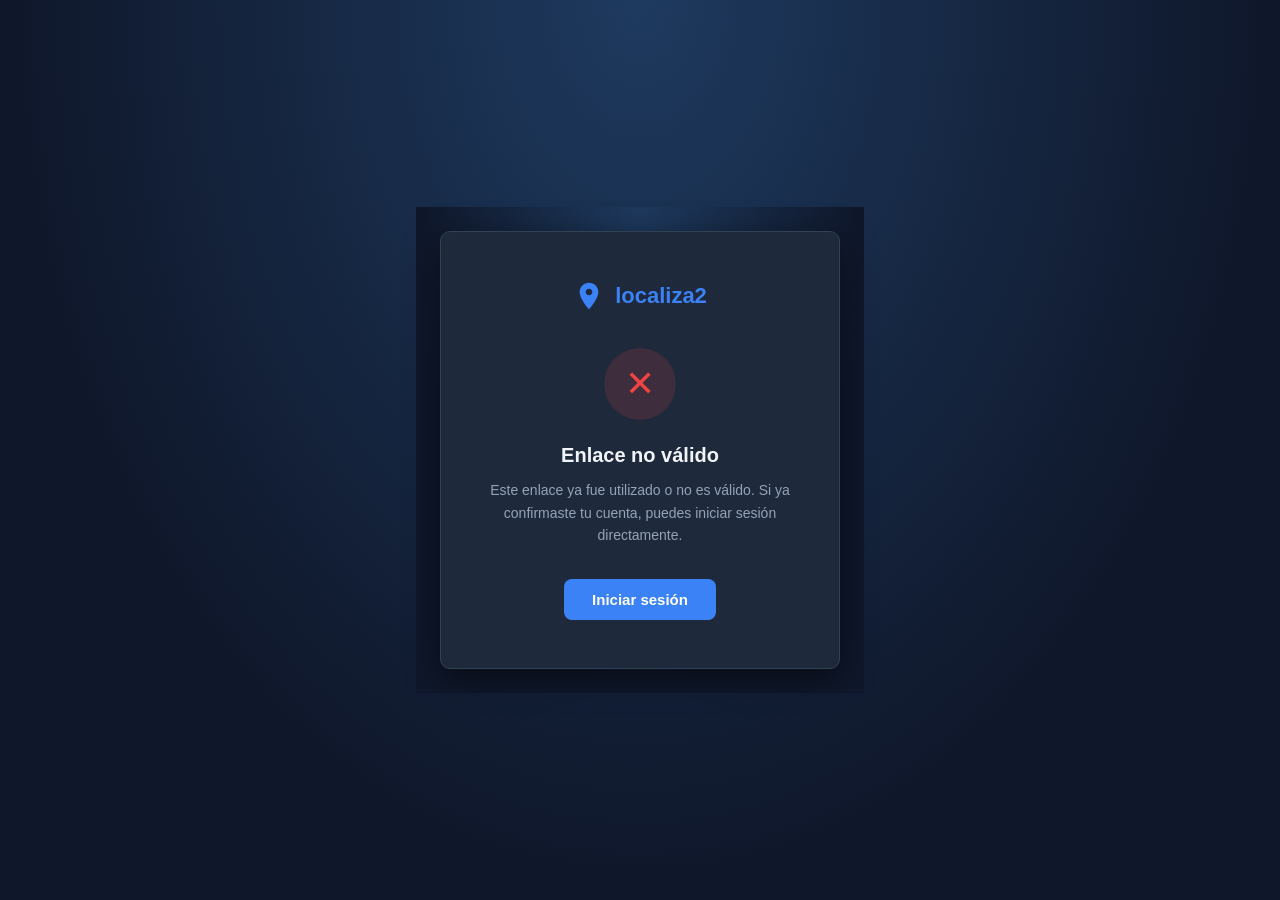
<file: localiza2web/confirm.html>
<!DOCTYPE html>
<html lang="es">
<head>
  <meta charset="UTF-8" />
  <meta name="viewport" content="width=device-width, initial-scale=1.0" />
  <title>localiza2 — Confirmación de cuenta</title>
  <link rel="icon" type="image/png" href="/shared/localiza2/icon_512.png" />
  <style>
    *, *::before, *::after { box-sizing: border-box; margin: 0; padding: 0; }

    :root {
      --bg:      #0f172a;
      --surface: #1e293b;
      --border:  #334155;
      --accent:  #3b82f6;
      --success: #22c55e;
      --warning: #f59e0b;
      --danger:  #ef4444;
      --text:    #f1f5f9;
      --muted:   #94a3b8;
      --radius:  10px;
      --shadow:  0 8px 32px rgba(0,0,0,.5);
    }

    html, body {
      min-height: 100%;
      font-family: -apple-system, BlinkMacSystemFont, 'Segoe UI', Roboto, sans-serif;
      background: radial-gradient(ellipse at 50% 0%, #1e3a5f 0%, var(--bg) 70%);
      color: var(--text);
      display: flex;
      align-items: center;
      justify-content: center;
      padding: 24px;
    }

    .card {
      background: var(--surface);
      border: 1px solid var(--border);
      border-radius: var(--radius);
      padding: 48px 40px;
      width: 100%;
      max-width: 400px;
      box-shadow: var(--shadow);
      text-align: center;
    }

    .logo {
      display: flex;
      align-items: center;
      justify-content: center;
      gap: 10px;
      color: var(--accent);
      margin-bottom: 36px;
      font-size: 22px;
      font-weight: 700;
    }
    .logo svg { flex-shrink: 0; }

    .icon {
      width: 72px;
      height: 72px;
      border-radius: 50%;
      display: flex;
      align-items: center;
      justify-content: center;
      margin: 0 auto 24px;
      font-size: 36px;
    }
    .icon.ok      { background: rgba(34,197,94,.15);  color: var(--success); }
    .icon.error   { background: rgba(239,68,68,.15);  color: var(--danger);  }
    .icon.expired { background: rgba(245,158,11,.15); color: var(--warning); }

    h2 {
      font-size: 20px;
      font-weight: 700;
      margin-bottom: 12px;
    }

    p {
      color: var(--muted);
      font-size: 14px;
      line-height: 1.6;
      margin-bottom: 32px;
    }

    .btn {
      display: inline-block;
      background: var(--accent);
      color: #fff;
      font-size: 15px;
      font-weight: 600;
      padding: 12px 28px;
      border-radius: 8px;
      text-decoration: none;
      transition: background .15s;
    }
    .btn:hover { background: #2563eb; }
    .btn.secondary {
      background: transparent;
      border: 1px solid var(--border);
      color: var(--muted);
      margin-top: 12px;
    }
    .btn.secondary:hover { border-color: var(--accent); color: var(--text); }

    .actions { display: flex; flex-direction: column; align-items: center; gap: 4px; }
  </style>
</head>
<body>
<div class="card">

  <div class="logo">
    <svg xmlns="http://www.w3.org/2000/svg" viewBox="0 0 24 24" fill="currentColor" width="32" height="32">
      <path d="M12 2C8.13 2 5 5.13 5 9c0 5.25 7 13 7 13s7-7.75 7-13c0-3.87-3.13-7-7-7zm0 9.5c-1.38 0-2.5-1.12-2.5-2.5s1.12-2.5 2.5-2.5 2.5 1.12 2.5 2.5-1.12 2.5-2.5 2.5z"/>
    </svg>
    localiza2
  </div>

  <div id="content"></div>

</div>

<script>
  const status = new URLSearchParams(location.search).get('status') ?? 'invalid';

  const states = {
    ok: {
      iconClass: 'ok',
      icon: '✓',
      title: '¡Cuenta confirmada!',
      message: 'Tu dirección de correo ha sido verificada correctamente. Ya puedes iniciar sesión en la app.',
      actions: `<a class="btn" href="localiza2://login">Abrir la app</a>
                <a class="btn secondary" href="https://play.google.com/store/apps/details?id=es.angelgf.localiza2&listing=localiza2" target="_blank" rel="noopener">Descargar en Google Play</a>
                <a class="btn secondary" href="/">Ir a la web</a>`
    },
    expired: {
      iconClass: 'expired',
      icon: '⏱',
      title: 'Enlace caducado',
      message: 'Este enlace de confirmación ha expirado (validez 24&nbsp;h). Regístrate de nuevo para recibir un enlace nuevo.',
      actions: `<a class="btn" href="/">Registrarme de nuevo</a>`
    },
    invalid: {
      iconClass: 'error',
      icon: '✕',
      title: 'Enlace no válido',
      message: 'Este enlace ya fue utilizado o no es válido. Si ya confirmaste tu cuenta, puedes iniciar sesión directamente.',
      actions: `<a class="btn" href="/">Iniciar sesión</a>`
    }
  };

  const s = states[status] ?? states.invalid;
  document.getElementById('content').innerHTML = `
    <div class="icon ${s.iconClass}">${s.icon}</div>
    <h2>${s.title}</h2>
    <p>${s.message}</p>
    <div class="actions">${s.actions}</div>
  `;
</script>
</body>
</html>
</file>
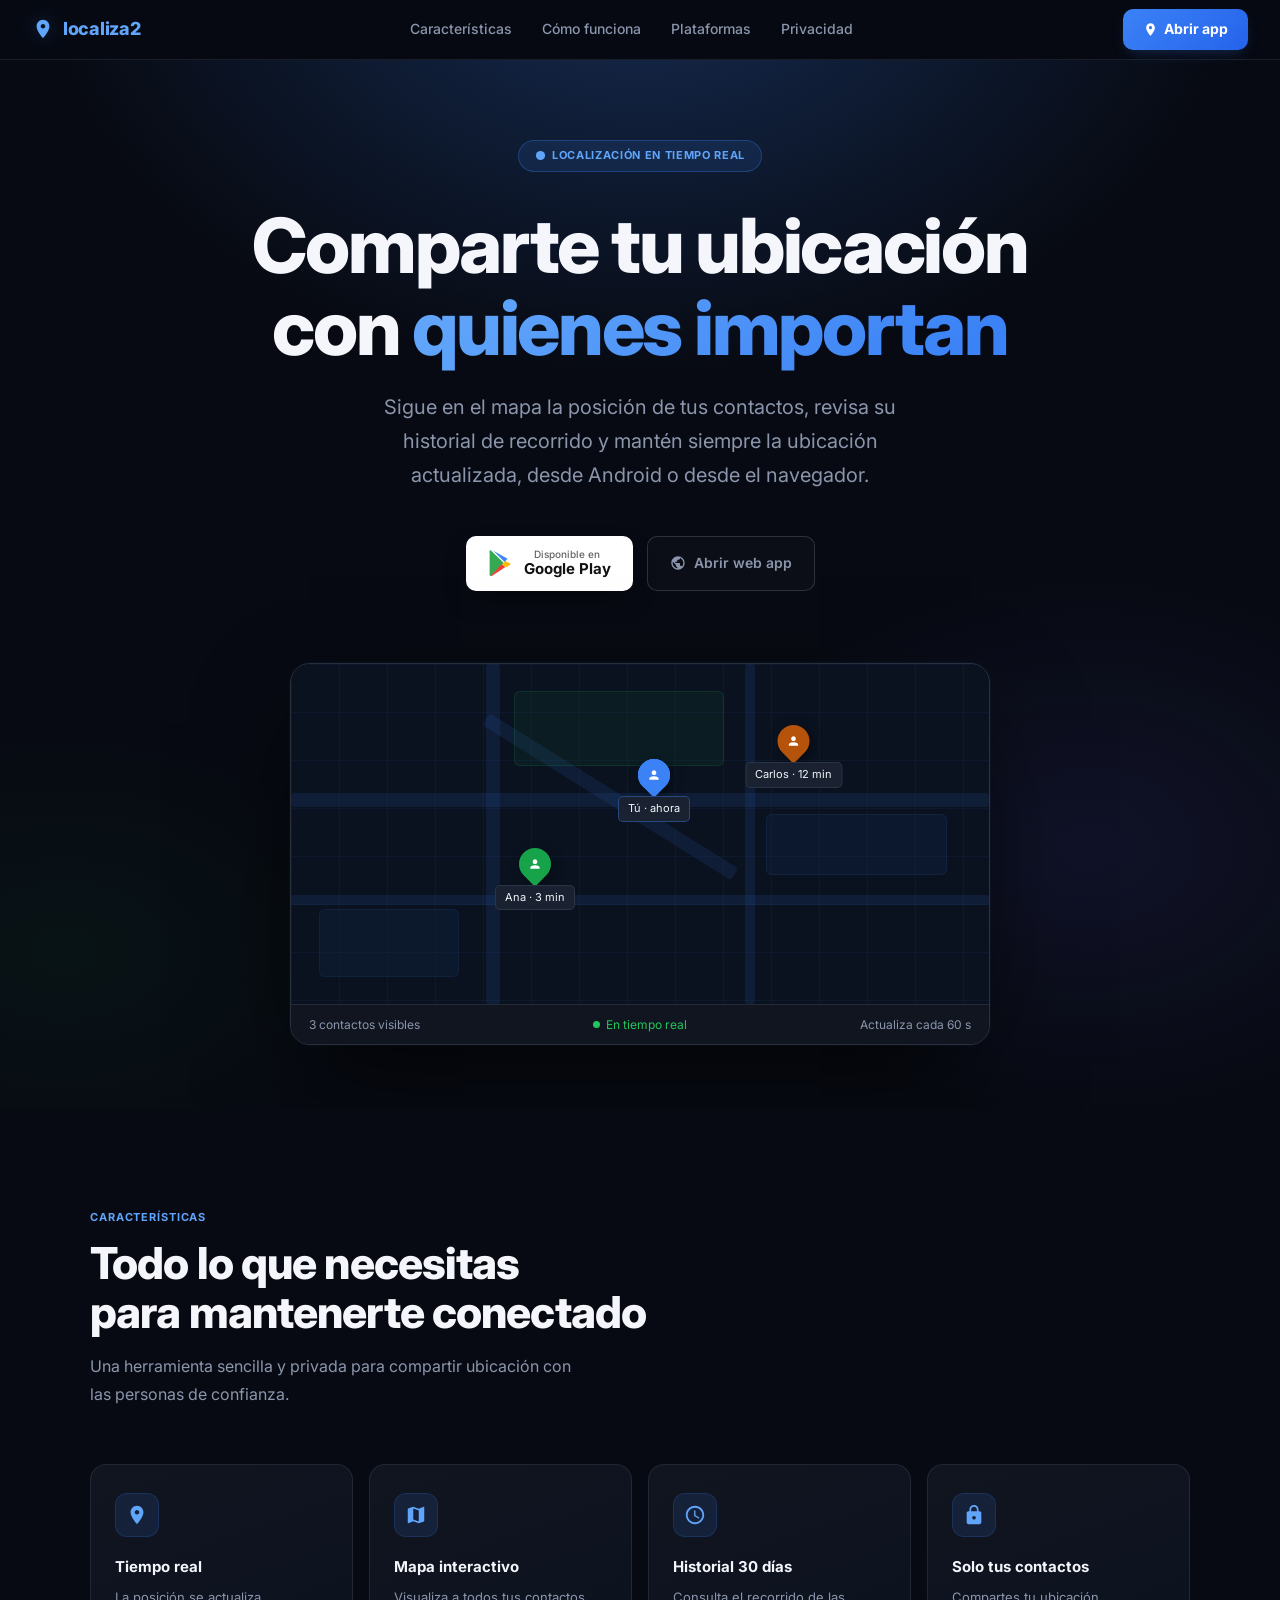
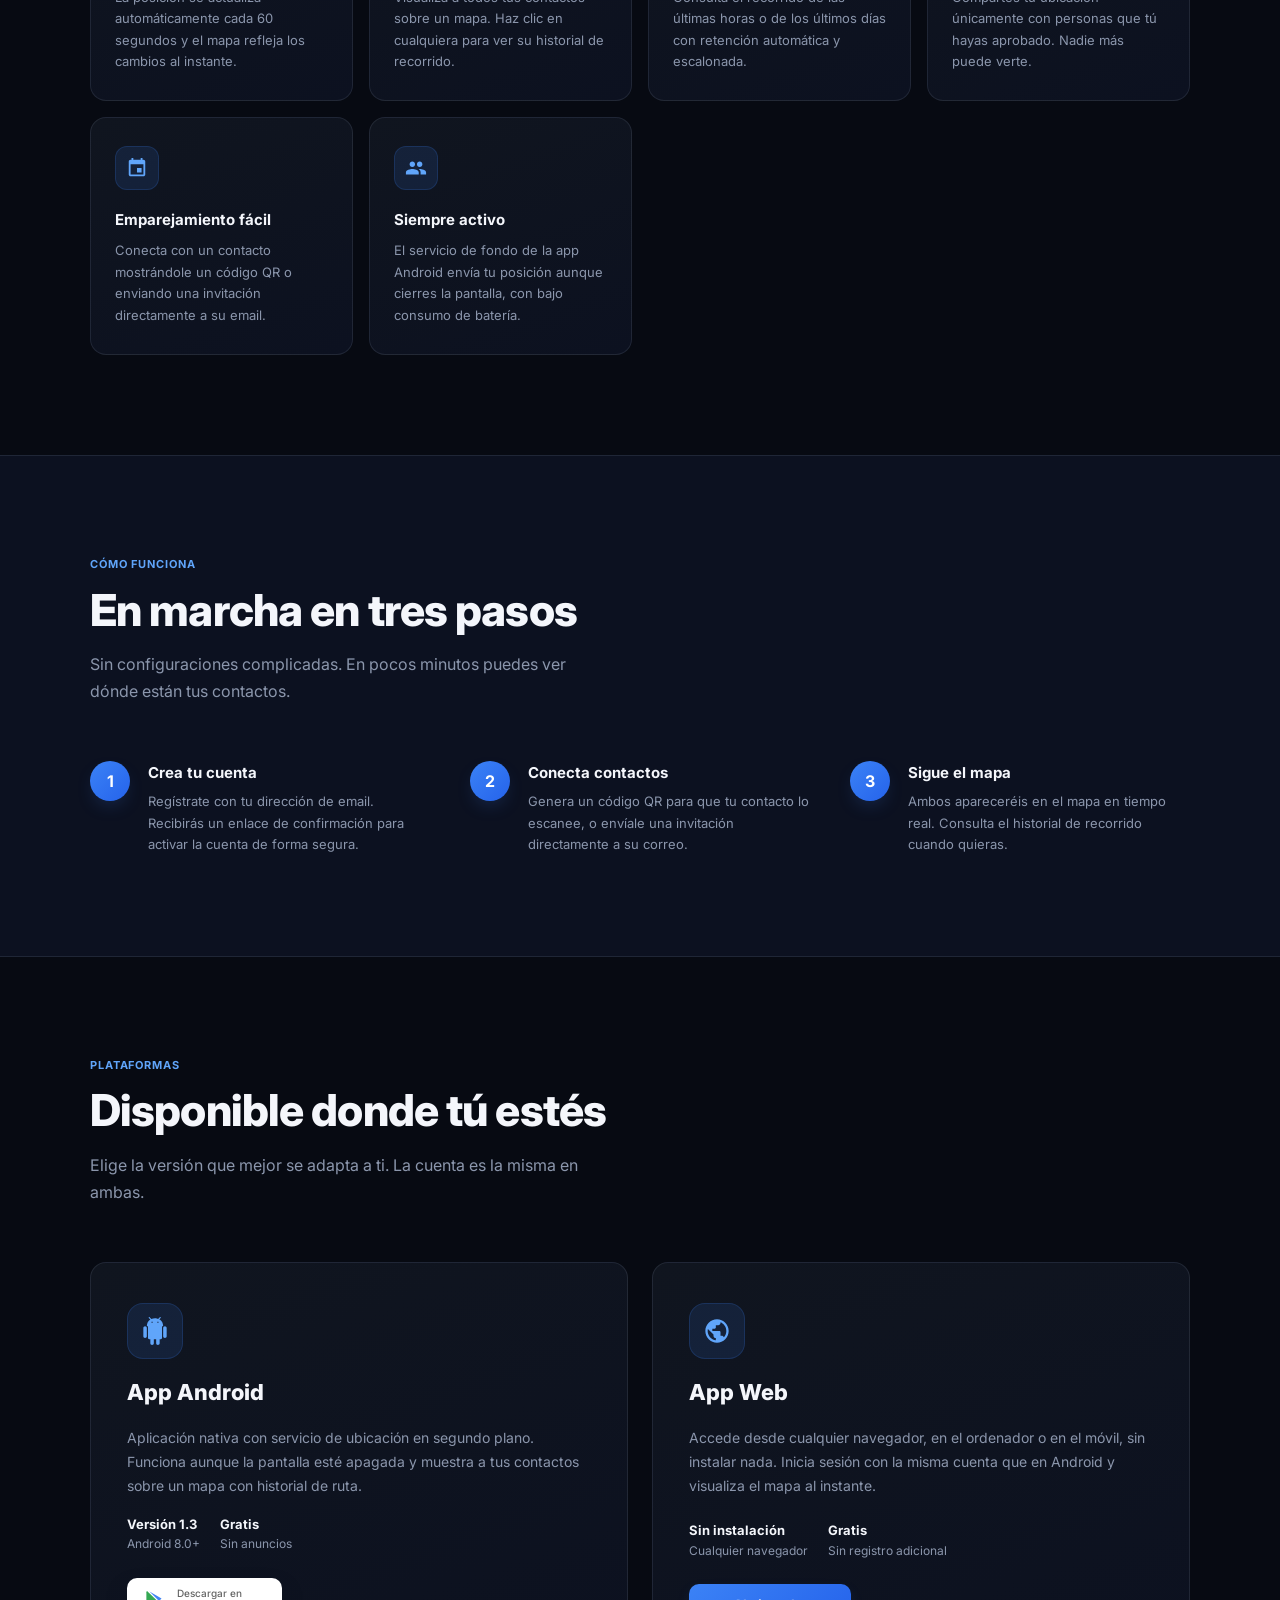
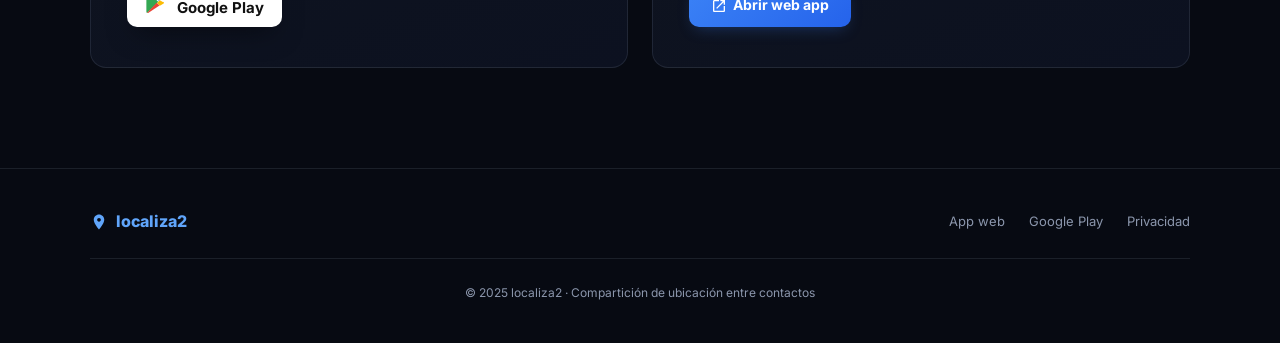
<file: localiza2web/landing.html>
<!DOCTYPE html>
<html lang="es">
<head>
  <meta charset="UTF-8" />
  <meta name="viewport" content="width=device-width, initial-scale=1.0" />
  <title>localiza2 — Comparte tu ubicación con quienes importan</title>
  <link rel="icon" type="image/png" href="/shared/localiza2/icon_512.png" />
  <meta name="description" content="Sigue la posición de tus contactos en tiempo real. Disponible como app Android y como aplicación web." />
  <style>
    @import url('https://fonts.googleapis.com/css2?family=Inter:wght@400;500;600;700;800;900&display=swap');

    *, *::before, *::after { box-sizing: border-box; margin: 0; padding: 0; }

    :root {
      --bg:        #070a12;
      --bg-soft:   #0c1120;
      --surface:   #10151f;
      --surface-2: #1a2231;
      --accent:    #3b82f6;
      --accent-lt: #60a5fa;
      --accent-dk: #2563eb;
      --accent-glow: rgba(59,130,246,.35);
      --success:   #22c55e;
      --text:      #f4f6fb;
      --muted:     #8b96ac;
      --border:    rgba(148,163,184,.14);
      --border-strong: rgba(148,163,184,.24);
      --r:         16px;
      --r-sm:      10px;
    }

    html { scroll-behavior: smooth; }

    body {
      font-family: 'Inter', -apple-system, BlinkMacSystemFont, 'Segoe UI', Roboto, sans-serif;
      background: var(--bg);
      color: var(--text);
      line-height: 1.6;
      overflow-x: hidden;
      -webkit-font-smoothing: antialiased;
    }

    /* ── Navbar ──────────────────────────────────────────────────────────── */
    .nav {
      position: sticky; top: 0; z-index: 100;
      background: rgba(7,10,18,.78);
      backdrop-filter: blur(16px);
      border-bottom: 1px solid var(--border);
      height: 60px;
      padding: 0 32px;
      display: flex; align-items: center; justify-content: space-between;
    }
    .nav-logo {
      display: flex; align-items: center; gap: 9px;
      color: var(--accent-lt); font-size: 18px; font-weight: 800; letter-spacing: -.3px;
      text-decoration: none;
    }
    .nav-logo svg { filter: drop-shadow(0 0 10px var(--accent-glow)); }
    .nav-links {
      display: flex; align-items: center; gap: 30px;
    }
    .nav-links a {
      color: var(--muted); font-size: 14px; font-weight: 500; text-decoration: none;
      transition: color .15s;
    }
    .nav-links a:hover { color: var(--text); }
    .nav-cta {
      display: inline-flex; align-items: center; gap: 6px;
      background: linear-gradient(135deg, var(--accent) 0%, var(--accent-dk) 100%); color: #fff;
      padding: 9px 20px; border-radius: var(--r-sm);
      font-size: 14px; font-weight: 700; text-decoration: none;
      box-shadow: 0 6px 16px -6px var(--accent-glow);
      transition: transform .15s, box-shadow .15s;
    }
    .nav-cta:hover { transform: translateY(-1px); box-shadow: 0 10px 22px -6px var(--accent-glow); }

    /* ── Hero ────────────────────────────────────────────────────────────── */
    .hero {
      min-height: calc(100vh - 60px);
      display: flex; flex-direction: column;
      align-items: center; justify-content: center;
      text-align: center;
      padding: 80px 24px 64px;
      position: relative;
      background: var(--bg);
      overflow: hidden;
    }
    .hero::before {
      content: '';
      position: absolute; inset: 0;
      background:
        radial-gradient(ellipse 1000px 700px at 50% -10%, rgba(59,130,246,.28) 0%, transparent 60%),
        radial-gradient(ellipse 700px 500px at 85% 75%,  rgba(99,102,241,.1) 0%, transparent 55%),
        radial-gradient(ellipse 600px 400px at 5% 85%,  rgba(34,197,94,.05) 0%, transparent 55%);
      pointer-events: none;
    }
    .hero > * { position: relative; }
    .hero-badge {
      display: inline-flex; align-items: center; gap: 6px;
      background: rgba(59,130,246,.12);
      border: 1px solid rgba(59,130,246,.3);
      color: var(--accent-lt);
      border-radius: 999px; padding: 6px 16px;
      font-size: 11px; font-weight: 700;
      letter-spacing: .06em; text-transform: uppercase;
      margin-bottom: 32px;
    }
    .hero h1 {
      font-size: clamp(38px, 7vw, 76px);
      font-weight: 800; line-height: 1.08;
      letter-spacing: -.03em;
      margin-bottom: 22px; max-width: 780px;
    }
    .hero h1 em {
      font-style: normal;
      background: linear-gradient(135deg, var(--accent-lt) 10%, var(--accent) 90%);
      -webkit-background-clip: text; background-clip: text; color: transparent;
    }
    .hero-sub {
      font-size: clamp(16px, 2.2vw, 20px);
      color: var(--muted); max-width: 540px;
      margin-bottom: 44px; line-height: 1.7;
    }

    /* CTA buttons */
    .hero-actions {
      display: flex; gap: 14px; flex-wrap: wrap; justify-content: center;
      margin-bottom: 72px;
    }
    .btn-gplay {
      display: inline-flex; align-items: center; gap: 10px;
      background: #fff; color: #111;
      padding: 12px 22px; border-radius: var(--r-sm);
      text-decoration: none;
      box-shadow: 0 12px 28px -10px rgba(0,0,0,.5);
      transition: background .15s, transform .15s, box-shadow .15s;
    }
    .btn-gplay:hover { background: #e2e8f0; transform: translateY(-2px); box-shadow: 0 16px 34px -10px rgba(0,0,0,.55); }
    .btn-gplay-label { display: flex; flex-direction: column; line-height: 1.25; }
    .btn-gplay-sub  { font-size: 10px; font-weight: 500; opacity: .65; }
    .btn-gplay-main { font-size: 15px; font-weight: 700; }

    .btn-web {
      display: inline-flex; align-items: center; gap: 8px;
      background: rgba(255,255,255,.02);
      border: 1px solid var(--border-strong); color: var(--muted);
      padding: 12px 22px; border-radius: var(--r-sm);
      font-size: 14px; font-weight: 600; text-decoration: none;
      transition: border-color .15s, color .15s, transform .15s, background .15s;
    }
    .btn-web:hover { border-color: var(--accent); color: var(--text); background: rgba(59,130,246,.08); transform: translateY(-2px); }

    /* ── Map illustration ────────────────────────────────────────────────── */
    .map-wrap {
      width: 100%; max-width: 700px;
      border-radius: 20px; overflow: hidden;
      border: 1px solid var(--border-strong);
      box-shadow: 0 40px 100px -20px rgba(0,0,0,.7), 0 0 0 1px rgba(59,130,246,.06);
      position: relative;
    }
    .map-canvas {
      width: 100%; height: 340px;
      background: #0a1220;
      position: relative; overflow: hidden;
    }
    /* Grid */
    .map-canvas::before {
      content: '';
      position: absolute; inset: 0;
      background-image:
        linear-gradient(rgba(59,130,246,.055) 1px, transparent 1px),
        linear-gradient(90deg, rgba(59,130,246,.055) 1px, transparent 1px);
      background-size: 48px 48px;
    }
    /* Roads */
    .road {
      position: absolute;
      background: rgba(59,130,246,.1);
      border-radius: 3px;
    }
    .road.h { height: 14px; }
    .road.v { width: 14px; }
    .road.d {
      height: 14px;
      transform-origin: left center;
    }
    /* Area block (park/block) */
    .area {
      position: absolute;
      border-radius: 6px;
    }

    /* Pin */
    .pin {
      position: absolute;
      display: flex; flex-direction: column; align-items: center;
      transform: translateX(-50%);
    }
    .pin-head {
      width: 32px; height: 32px;
      border-radius: 50% 50% 50% 0;
      transform: rotate(-45deg);
      display: flex; align-items: center; justify-content: center;
      box-shadow: 0 4px 12px rgba(0,0,0,.4);
      position: relative; z-index: 2;
    }
    .pin-head svg { transform: rotate(45deg); flex-shrink: 0; }
    .pin-label {
      margin-top: 5px;
      background: var(--surface-2, #334155);
      border: 1px solid var(--border);
      border-radius: 5px; padding: 3px 9px;
      font-size: 11px; color: var(--text); white-space: nowrap;
      position: relative; z-index: 2;
    }

    /* Pulse ring */
    .pin-ring {
      position: absolute;
      top: 50%; left: 50%;
      transform: translate(-50%, -50%);
      width: 32px; height: 32px;
      border-radius: 50%;
      border: 2px solid;
      animation: ring 2.4s ease-out infinite;
      z-index: 1;
    }
    .pin-ring:nth-child(2) { animation-delay: .8s; }
    @keyframes ring {
      0%   { transform: translate(-50%,-50%) scale(.5); opacity: .8; }
      100% { transform: translate(-50%,-50%) scale(2.8); opacity: 0; }
    }

    /* Route line */
    .route {
      position: absolute;
      border-top: 2px dashed;
      transform-origin: left center;
    }

    /* Map bar */
    .map-bar {
      background: var(--surface);
      border-top: 1px solid var(--border);
      padding: 10px 18px;
      display: flex; align-items: center; justify-content: space-between;
      font-size: 12px; color: var(--muted);
    }
    .map-bar-live {
      display: flex; align-items: center; gap: 6px;
      color: var(--success);
    }
    .live-dot {
      width: 7px; height: 7px; border-radius: 50%;
      background: var(--success);
      animation: blink 1.6s ease-in-out infinite;
    }
    @keyframes blink {
      0%, 100% { opacity: 1; }
      50% { opacity: .3; }
    }

    /* ── Section base ────────────────────────────────────────────────────── */
    section { padding: 100px 24px; }
    .container { max-width: 1100px; margin: 0 auto; }
    .section-tag {
      font-size: 11px; font-weight: 700;
      text-transform: uppercase; letter-spacing: .08em;
      color: var(--accent-lt); margin-bottom: 12px;
    }
    .section-title {
      font-size: clamp(28px, 4vw, 44px);
      font-weight: 800; line-height: 1.12;
      letter-spacing: -.02em; margin-bottom: 16px;
    }
    .section-sub {
      font-size: 16px; color: var(--muted);
      max-width: 500px; line-height: 1.7;
    }

    /* ── Features ────────────────────────────────────────────────────────── */
    .features-grid {
      display: grid;
      grid-template-columns: repeat(auto-fit, minmax(240px, 1fr));
      gap: 16px; margin-top: 56px;
    }
    .feat-card {
      background: linear-gradient(160deg, var(--surface) 0%, var(--bg-soft) 100%);
      border: 1px solid var(--border);
      border-radius: var(--r);
      padding: 28px 24px;
      transition: border-color .2s, transform .2s, box-shadow .2s;
    }
    .feat-card:hover { border-color: rgba(59,130,246,.4); transform: translateY(-4px); box-shadow: 0 20px 40px -16px rgba(0,0,0,.5); }
    .feat-icon {
      width: 44px; height: 44px;
      background: rgba(59,130,246,.12);
      border: 1px solid rgba(59,130,246,.18);
      border-radius: 12px;
      display: flex; align-items: center; justify-content: center;
      color: var(--accent-lt); margin-bottom: 18px;
    }
    .feat-card h3 { font-size: 15px; font-weight: 700; margin-bottom: 8px; }
    .feat-card p  { font-size: 13px; color: var(--muted); line-height: 1.65; }

    /* ── How it works ────────────────────────────────────────────────────── */
    #como-funciona { background: var(--bg-soft); border-top: 1px solid var(--border); border-bottom: 1px solid var(--border); }
    .steps {
      display: grid;
      grid-template-columns: repeat(auto-fit, minmax(220px, 1fr));
      gap: 40px; margin-top: 56px;
    }
    .step { display: flex; gap: 18px; align-items: flex-start; }
    .step-num {
      flex-shrink: 0;
      width: 40px; height: 40px; border-radius: 50%;
      background: linear-gradient(135deg, var(--accent) 0%, var(--accent-dk) 100%); color: #fff;
      font-size: 16px; font-weight: 700;
      box-shadow: 0 8px 20px -8px var(--accent-glow);
      display: flex; align-items: center; justify-content: center;
    }
    .step-body h3 { font-size: 15px; font-weight: 700; margin-bottom: 6px; }
    .step-body p  { font-size: 13px; color: var(--muted); line-height: 1.65; }

    /* ── Platforms ───────────────────────────────────────────────────────── */
    .platforms-grid {
      display: grid;
      grid-template-columns: repeat(auto-fit, minmax(300px, 1fr));
      gap: 24px; margin-top: 56px;
    }
    .plat-card {
      background: linear-gradient(160deg, var(--surface) 0%, var(--bg-soft) 100%);
      border: 1px solid var(--border);
      border-radius: var(--r);
      padding: 40px 36px;
      display: flex; flex-direction: column; gap: 16px;
      transition: border-color .2s, transform .2s;
    }
    .plat-card:hover { border-color: rgba(59,130,246,.3); transform: translateY(-3px); }
    .plat-icon {
      width: 56px; height: 56px; border-radius: 16px;
      background: rgba(59,130,246,.12);
      border: 1px solid rgba(59,130,246,.18);
      display: flex; align-items: center; justify-content: center;
      color: var(--accent-lt);
    }
    .plat-card h3 { font-size: 22px; font-weight: 800; }
    .plat-card > p { font-size: 14px; color: var(--muted); line-height: 1.7; flex: 1; }
    .plat-meta { display: flex; gap: 20px; flex-wrap: wrap; }
    .plat-meta-item { font-size: 12px; color: var(--muted); }
    .plat-meta-item strong { color: var(--text); display: block; font-size: 13px; }
    .plat-actions { display: flex; flex-wrap: wrap; gap: 10px; margin-top: 8px; }

    /* ── Footer ──────────────────────────────────────────────────────────── */
    footer {
      border-top: 1px solid var(--border);
      padding: 40px 32px;
    }
    .footer-inner {
      max-width: 1100px; margin: 0 auto;
      display: flex; align-items: center;
      justify-content: space-between; flex-wrap: wrap; gap: 16px;
    }
    .footer-logo {
      display: flex; align-items: center; gap: 8px;
      color: var(--accent-lt); font-size: 16px; font-weight: 800;
      text-decoration: none;
    }
    .footer-links { display: flex; gap: 24px; flex-wrap: wrap; }
    .footer-links a {
      font-size: 13px; color: var(--muted); text-decoration: none;
      transition: color .15s;
    }
    .footer-links a:hover { color: var(--text); }
    .footer-copy {
      max-width: 1100px; margin: 24px auto 0;
      padding-top: 24px; border-top: 1px solid var(--border);
      font-size: 12px; color: var(--muted); text-align: center;
    }

    /* ── Responsive ──────────────────────────────────────────────────────── */
    @media (max-width: 640px) {
      .nav-links { display: none; }
      section { padding: 72px 20px; }
      .plat-card { padding: 28px 24px; }
      .map-canvas { height: 260px; }
    }
  </style>
</head>
<body>

  <!-- ── Navbar ──────────────────────────────────────────────────────────── -->
  <nav class="nav">
    <a href="landing.html" class="nav-logo">
      <svg xmlns="http://www.w3.org/2000/svg" viewBox="0 0 24 24" fill="currentColor" width="22" height="22">
        <path d="M12 2C8.13 2 5 5.13 5 9c0 5.25 7 13 7 13s7-7.75 7-13c0-3.87-3.13-7-7-7zm0 9.5c-1.38 0-2.5-1.12-2.5-2.5s1.12-2.5 2.5-2.5 2.5 1.12 2.5 2.5-1.12 2.5-2.5 2.5z"/>
      </svg>
      localiza2
    </a>
    <div class="nav-links">
      <a href="#caracteristicas">Características</a>
      <a href="#como-funciona">Cómo funciona</a>
      <a href="#plataformas">Plataformas</a>
      <a href="privacy.html">Privacidad</a>
    </div>
    <a href="index.html" class="nav-cta">
      <svg xmlns="http://www.w3.org/2000/svg" viewBox="0 0 24 24" fill="currentColor" width="15" height="15">
        <path d="M12 2C8.13 2 5 5.13 5 9c0 5.25 7 13 7 13s7-7.75 7-13c0-3.87-3.13-7-7-7zm0 9.5c-1.38 0-2.5-1.12-2.5-2.5s1.12-2.5 2.5-2.5 2.5 1.12 2.5 2.5-1.12 2.5-2.5 2.5z"/>
      </svg>
      Abrir app
    </a>
  </nav>

  <!-- ── Hero ────────────────────────────────────────────────────────────── -->
  <section class="hero">

    <div class="hero-badge">
      <svg xmlns="http://www.w3.org/2000/svg" viewBox="0 0 24 24" fill="currentColor" width="11" height="11">
        <circle cx="12" cy="12" r="10"/>
      </svg>
      Localización en tiempo real
    </div>

    <h1>Comparte tu ubicación<br/>con <em>quienes importan</em></h1>

    <p class="hero-sub">
      Sigue en el mapa la posición de tus contactos, revisa su historial de recorrido
      y mantén siempre la ubicación actualizada, desde Android o desde el navegador.
    </p>

    <div class="hero-actions">
      <!-- Google Play badge -->
      <a href="https://play.google.com/store/apps/details?id=es.angelgf.localiza2"
         target="_blank" rel="noopener" class="btn-gplay">
        <!-- Google Play icon (triángulo) -->
        <svg xmlns="http://www.w3.org/2000/svg" viewBox="0 0 512 512" width="26" height="26">
          <path fill="#4285F4" d="M325.3 234.3L104.6 13l280.8 161.2-60.1 60.1z"/>
          <path fill="#34A853" d="M47.9 0C38 3.7 32 13.5 32 26.9v458.3c0 13.4 6 23.1 15.9 26.8l2.2.8 256.9-257v-6L47.9 0z"/>
          <path fill="#FBBC05" d="M425.2 262.1l-79.9-46-67.4 64.7 67.4 64.7 79.9-46c22.8-13.1 22.8-34.5 0-47.4z"/>
          <path fill="#EA4335" d="M47.9 512c9.9 3.7 22.8 1.3 35.5-5.8L337 338.5l-67.4-64.7L47.9 512z"/>
        </svg>
        <span class="btn-gplay-label">
          <span class="btn-gplay-sub">Disponible en</span>
          <span class="btn-gplay-main">Google Play</span>
        </span>
      </a>

      <!-- Web app -->
      <a href="index.html" class="btn-web">
        <svg xmlns="http://www.w3.org/2000/svg" viewBox="0 0 24 24" fill="currentColor" width="16" height="16">
          <path d="M12 2C6.48 2 2 6.48 2 12s4.48 10 10 10 10-4.48 10-10S17.52 2 12 2zm-1 17.93c-3.95-.49-7-3.85-7-7.93 0-.62.08-1.21.21-1.79L9 15v1c0 1.1.9 2 2 2v1.93zm6.9-2.54c-.26-.81-1-1.39-1.9-1.39h-1v-3c0-.55-.45-1-1-1H8v-2h2c.55 0 1-.45 1-1V7h2c1.1 0 2-.9 2-2v-.41c2.93 1.19 5 4.06 5 7.41 0 2.08-.8 3.97-2.1 5.39z"/>
        </svg>
        Abrir web app
      </a>
    </div>

    <!-- Map illustration -->
    <div class="map-wrap">
      <div class="map-canvas">

        <!-- Roads horizontal -->
        <div class="road h" style="top:38%; left:0; width:100%;"></div>
        <div class="road h" style="top:68%; left:0; width:100%; height:10px;"></div>
        <!-- Roads vertical -->
        <div class="road v" style="left:28%; top:0; height:100%;"></div>
        <div class="road v" style="left:65%; top:0; height:100%; width:10px;"></div>
        <!-- Diagonal -->
        <div class="road d" style="top:14%; left:28%; width:42%; transform: rotate(32deg);"></div>

        <!-- Area blocks -->
        <div class="area" style="top:8%;left:32%;width:30%;height:22%;background:rgba(34,197,94,.06);border:1px solid rgba(34,197,94,.12);"></div>
        <div class="area" style="top:44%;left:68%;width:26%;height:18%;background:rgba(59,130,246,.06);border:1px solid rgba(59,130,246,.1);"></div>
        <div class="area" style="top:72%;left:4%;width:20%;height:20%;background:rgba(59,130,246,.05);border:1px solid rgba(59,130,246,.09);"></div>

        <!-- Pin 1 — blue (you) with pulse -->
        <div class="pin" style="top:28%;left:52%;">
          <div style="position:relative; width:32px; height:32px;">
            <div class="pin-ring" style="border-color:var(--accent);"></div>
            <div class="pin-ring" style="border-color:var(--accent);animation-delay:.9s;"></div>
            <div class="pin-head" style="background:var(--accent); position:absolute; inset:0;">
              <svg xmlns="http://www.w3.org/2000/svg" viewBox="0 0 24 24" fill="#fff" width="14" height="14">
                <path d="M12 12c2.21 0 4-1.79 4-4s-1.79-4-4-4-4 1.79-4 4 1.79 4 4 4zm0 2c-2.67 0-8 1.34-8 4v2h16v-2c0-2.66-5.33-4-8-4z"/>
              </svg>
            </div>
          </div>
          <div class="pin-label" style="border-color:rgba(59,130,246,.4);">Tú · ahora</div>
        </div>

        <!-- Pin 2 — green (contact 1) -->
        <div class="pin" style="top:54%;left:35%;">
          <div class="pin-head" style="background:#16a34a;">
            <svg xmlns="http://www.w3.org/2000/svg" viewBox="0 0 24 24" fill="#fff" width="14" height="14">
              <path d="M12 12c2.21 0 4-1.79 4-4s-1.79-4-4-4-4 1.79-4 4 1.79 4 4 4zm0 2c-2.67 0-8 1.34-8 4v2h16v-2c0-2.66-5.33-4-8-4z"/>
            </svg>
          </div>
          <div class="pin-label">Ana · 3 min</div>
        </div>

        <!-- Pin 3 — amber (contact 2) -->
        <div class="pin" style="top:18%;left:72%;">
          <div class="pin-head" style="background:#b45309;">
            <svg xmlns="http://www.w3.org/2000/svg" viewBox="0 0 24 24" fill="#fff" width="14" height="14">
              <path d="M12 12c2.21 0 4-1.79 4-4s-1.79-4-4-4-4 1.79-4 4 1.79 4 4 4zm0 2c-2.67 0-8 1.34-8 4v2h16v-2c0-2.66-5.33-4-8-4z"/>
            </svg>
          </div>
          <div class="pin-label">Carlos · 12 min</div>
        </div>

      </div>
      <div class="map-bar">
        <span>3 contactos visibles</span>
        <span class="map-bar-live">
          <span class="live-dot"></span>
          En tiempo real
        </span>
        <span>Actualiza cada 60 s</span>
      </div>
    </div>

  </section>

  <!-- ── Características ─────────────────────────────────────────────────── -->
  <section id="caracteristicas">
    <div class="container">
      <p class="section-tag">Características</p>
      <h2 class="section-title">Todo lo que necesitas<br/>para mantenerte conectado</h2>
      <p class="section-sub">Una herramienta sencilla y privada para compartir ubicación con las personas de confianza.</p>

      <div class="features-grid">

        <div class="feat-card">
          <div class="feat-icon">
            <svg xmlns="http://www.w3.org/2000/svg" viewBox="0 0 24 24" fill="currentColor" width="22" height="22">
              <path d="M12 2C8.13 2 5 5.13 5 9c0 5.25 7 13 7 13s7-7.75 7-13c0-3.87-3.13-7-7-7zm0 9.5c-1.38 0-2.5-1.12-2.5-2.5s1.12-2.5 2.5-2.5 2.5 1.12 2.5 2.5-1.12 2.5-2.5 2.5z"/>
            </svg>
          </div>
          <h3>Tiempo real</h3>
          <p>La posición se actualiza automáticamente cada 60 segundos y el mapa refleja los cambios al instante.</p>
        </div>

        <div class="feat-card">
          <div class="feat-icon">
            <svg xmlns="http://www.w3.org/2000/svg" viewBox="0 0 24 24" fill="currentColor" width="22" height="22">
              <path d="M20.5 3l-.16.03L15 5.1 9 3 3.36 4.9c-.21.07-.36.25-.36.48V20.5c0 .28.22.5.5.5l.16-.03L9 18.9l6 2.1 5.64-1.9c.21-.07.36-.25.36-.48V3.5c0-.28-.22-.5-.5-.5zM15 19l-6-2.11V5l6 2.11V19z"/>
            </svg>
          </div>
          <h3>Mapa interactivo</h3>
          <p>Visualiza a todos tus contactos sobre un mapa. Haz clic en cualquiera para ver su historial de recorrido.</p>
        </div>

        <div class="feat-card">
          <div class="feat-icon">
            <svg xmlns="http://www.w3.org/2000/svg" viewBox="0 0 24 24" fill="currentColor" width="22" height="22">
              <path d="M11.99 2C6.47 2 2 6.48 2 12s4.47 10 9.99 10C17.52 22 22 17.52 22 12S17.52 2 11.99 2zM12 20c-4.42 0-8-3.58-8-8s3.58-8 8-8 8 3.58 8 8-3.58 8-8 8zm.5-13H11v6l5.25 3.15.75-1.23-4.5-2.67V7z"/>
            </svg>
          </div>
          <h3>Historial 30 días</h3>
          <p>Consulta el recorrido de las últimas horas o de los últimos días con retención automática y escalonada.</p>
        </div>

        <div class="feat-card">
          <div class="feat-icon">
            <svg xmlns="http://www.w3.org/2000/svg" viewBox="0 0 24 24" fill="currentColor" width="22" height="22">
              <path d="M18 8h-1V6c0-2.76-2.24-5-5-5S7 3.24 7 6v2H6c-1.1 0-2 .9-2 2v10c0 1.1.9 2 2 2h12c1.1 0 2-.9 2-2V10c0-1.1-.9-2-2-2zm-6 9c-1.1 0-2-.9-2-2s.9-2 2-2 2 .9 2 2-.9 2-2 2zm3.1-9H8.9V6c0-1.71 1.39-3.1 3.1-3.1 1.71 0 3.1 1.39 3.1 3.1v2z"/>
            </svg>
          </div>
          <h3>Solo tus contactos</h3>
          <p>Compartes tu ubicación únicamente con personas que tú hayas aprobado. Nadie más puede verte.</p>
        </div>

        <div class="feat-card">
          <div class="feat-icon">
            <svg xmlns="http://www.w3.org/2000/svg" viewBox="0 0 24 24" fill="currentColor" width="22" height="22">
              <path d="M17 12h-5v5h5v-5zM16 1v2H8V1H6v2H5c-1.11 0-1.99.9-1.99 2L3 19c0 1.1.89 2 2 2h14c1.1 0 2-.9 2-2V5c0-1.1-.9-2-2-2h-1V1h-2zm3 18H5V8h14v11z"/>
            </svg>
          </div>
          <h3>Emparejamiento fácil</h3>
          <p>Conecta con un contacto mostrándole un código QR o enviando una invitación directamente a su email.</p>
        </div>

        <div class="feat-card">
          <div class="feat-icon">
            <svg xmlns="http://www.w3.org/2000/svg" viewBox="0 0 24 24" fill="currentColor" width="22" height="22">
              <path d="M16 11c1.66 0 2.99-1.34 2.99-3S17.66 5 16 5c-1.66 0-3 1.34-3 3s1.34 3 3 3zm-8 0c1.66 0 2.99-1.34 2.99-3S9.66 5 8 5C6.34 5 5 6.34 5 8s1.34 3 3 3zm0 2c-2.33 0-7 1.17-7 3.5V19h14v-2.5c0-2.33-4.67-3.5-7-3.5zm8 0c-.29 0-.62.02-.97.05 1.16.84 1.97 1.97 1.97 3.45V19h6v-2.5c0-2.33-4.67-3.5-7-3.5z"/>
            </svg>
          </div>
          <h3>Siempre activo</h3>
          <p>El servicio de fondo de la app Android envía tu posición aunque cierres la pantalla, con bajo consumo de batería.</p>
        </div>

      </div>
    </div>
  </section>

  <!-- ── Cómo funciona ────────────────────────────────────────────────────── -->
  <section id="como-funciona">
    <div class="container">
      <p class="section-tag">Cómo funciona</p>
      <h2 class="section-title">En marcha en tres pasos</h2>
      <p class="section-sub">Sin configuraciones complicadas. En pocos minutos puedes ver dónde están tus contactos.</p>

      <div class="steps">
        <div class="step">
          <div class="step-num">1</div>
          <div class="step-body">
            <h3>Crea tu cuenta</h3>
            <p>Regístrate con tu dirección de email. Recibirás un enlace de confirmación para activar la cuenta de forma segura.</p>
          </div>
        </div>
        <div class="step">
          <div class="step-num">2</div>
          <div class="step-body">
            <h3>Conecta contactos</h3>
            <p>Genera un código QR para que tu contacto lo escanee, o envíale una invitación directamente a su correo.</p>
          </div>
        </div>
        <div class="step">
          <div class="step-num">3</div>
          <div class="step-body">
            <h3>Sigue el mapa</h3>
            <p>Ambos apareceréis en el mapa en tiempo real. Consulta el historial de recorrido cuando quieras.</p>
          </div>
        </div>
      </div>
    </div>
  </section>

  <!-- ── Plataformas ──────────────────────────────────────────────────────── -->
  <section id="plataformas">
    <div class="container">
      <p class="section-tag">Plataformas</p>
      <h2 class="section-title">Disponible donde tú estés</h2>
      <p class="section-sub">Elige la versión que mejor se adapta a ti. La cuenta es la misma en ambas.</p>

      <div class="platforms-grid">

        <!-- Android -->
        <div class="plat-card">
          <div class="plat-icon">
            <!-- Android robot icon -->
            <svg xmlns="http://www.w3.org/2000/svg" viewBox="0 0 24 24" fill="currentColor" width="28" height="28">
              <path d="M6 18c0 .55.45 1 1 1h1v3.5c0 .83.67 1.5 1.5 1.5s1.5-.67 1.5-1.5V19h2v3.5c0 .83.67 1.5 1.5 1.5s1.5-.67 1.5-1.5V19h1c.55 0 1-.45 1-1V8H6v10zM3.5 8C2.67 8 2 8.67 2 9.5v7c0 .83.67 1.5 1.5 1.5S5 17.33 5 16.5v-7C5 8.67 4.33 8 3.5 8zm17 0c-.83 0-1.5.67-1.5 1.5v7c0 .83.67 1.5 1.5 1.5s1.5-.67 1.5-1.5v-7c0-.83-.67-1.5-1.5-1.5zm-4.97-5.84l1.3-1.3c.2-.2.2-.51 0-.71-.2-.2-.51-.2-.71 0l-1.48 1.48C14.15 1.23 13.1 1 12 1c-1.1 0-2.15.23-3.12.63L7.4.15c-.2-.2-.51-.2-.71 0-.2.2-.2.51 0 .71l1.31 1.31C6.05 3.35 5 5.55 5 8h14c0-2.45-1.05-4.65-2.97-5.84zM10 5H9V4h1v1zm5 0h-1V4h1v1z"/>
            </svg>
          </div>
          <h3>App Android</h3>
          <p>
            Aplicación nativa con servicio de ubicación en segundo plano. Funciona aunque la pantalla esté apagada y
            muestra a tus contactos sobre un mapa con historial de ruta.
          </p>
          <div class="plat-meta">
            <div class="plat-meta-item"><strong>Versión 1.3</strong>Android 8.0+</div>
            <div class="plat-meta-item"><strong>Gratis</strong>Sin anuncios</div>
          </div>
          <div class="plat-actions">
            <a href="https://play.google.com/store/apps/details?id=es.angelgf.localiza2&listing=localiza2"
               target="_blank" rel="noopener" class="btn-gplay" style="padding:9px 18px;">
              <svg xmlns="http://www.w3.org/2000/svg" viewBox="0 0 512 512" width="22" height="22">
                <path fill="#4285F4" d="M325.3 234.3L104.6 13l280.8 161.2-60.1 60.1z"/>
                <path fill="#34A853" d="M47.9 0C38 3.7 32 13.5 32 26.9v458.3c0 13.4 6 23.1 15.9 26.8l2.2.8 256.9-257v-6L47.9 0z"/>
                <path fill="#FBBC05" d="M425.2 262.1l-79.9-46-67.4 64.7 67.4 64.7 79.9-46c22.8-13.1 22.8-34.5 0-47.4z"/>
                <path fill="#EA4335" d="M47.9 512c9.9 3.7 22.8 1.3 35.5-5.8L337 338.5l-67.4-64.7L47.9 512z"/>
              </svg>
              <span class="btn-gplay-label">
                <span class="btn-gplay-sub">Descargar en</span>
                <span class="btn-gplay-main">Google Play</span>
              </span>
            </a>
          </div>
        </div>

        <!-- Web -->
        <div class="plat-card">
          <div class="plat-icon">
            <svg xmlns="http://www.w3.org/2000/svg" viewBox="0 0 24 24" fill="currentColor" width="28" height="28">
              <path d="M12 2C6.48 2 2 6.48 2 12s4.48 10 10 10 10-4.48 10-10S17.52 2 12 2zm-1 17.93c-3.95-.49-7-3.85-7-7.93 0-.62.08-1.21.21-1.79L9 15v1c0 1.1.9 2 2 2v1.93zm6.9-2.54c-.26-.81-1-1.39-1.9-1.39h-1v-3c0-.55-.45-1-1-1H8v-2h2c.55 0 1-.45 1-1V7h2c1.1 0 2-.9 2-2v-.41c2.93 1.19 5 4.06 5 7.41 0 2.08-.8 3.97-2.1 5.39z"/>
            </svg>
          </div>
          <h3>App Web</h3>
          <p>
            Accede desde cualquier navegador, en el ordenador o en el móvil, sin instalar nada. Inicia sesión con la
            misma cuenta que en Android y visualiza el mapa al instante.
          </p>
          <div class="plat-meta">
            <div class="plat-meta-item"><strong>Sin instalación</strong>Cualquier navegador</div>
            <div class="plat-meta-item"><strong>Gratis</strong>Sin registro adicional</div>
          </div>
          <div class="plat-actions">
            <a href="index.html" class="nav-cta" style="padding:10px 22px; font-size:14px;">
              <svg xmlns="http://www.w3.org/2000/svg" viewBox="0 0 24 24" fill="currentColor" width="16" height="16">
                <path d="M19 19H5V5h7V3H5c-1.11 0-2 .9-2 2v14c0 1.1.89 2 2 2h14c1.1 0 2-.9 2-2v-7h-2v7zM14 3v2h3.59l-9.83 9.83 1.41 1.41L19 6.41V10h2V3h-7z"/>
              </svg>
              Abrir web app
            </a>
          </div>
        </div>

      </div>
    </div>
  </section>

  <!-- ── Footer ──────────────────────────────────────────────────────────── -->
  <footer>
    <div class="footer-inner">
      <a href="landing.html" class="footer-logo">
        <svg xmlns="http://www.w3.org/2000/svg" viewBox="0 0 24 24" fill="currentColor" width="18" height="18">
          <path d="M12 2C8.13 2 5 5.13 5 9c0 5.25 7 13 7 13s7-7.75 7-13c0-3.87-3.13-7-7-7zm0 9.5c-1.38 0-2.5-1.12-2.5-2.5s1.12-2.5 2.5-2.5 2.5 1.12 2.5 2.5-1.12 2.5-2.5 2.5z"/>
        </svg>
        localiza2
      </a>
      <div class="footer-links">
        <a href="index.html">App web</a>
        <a href="https://play.google.com/store/apps/details?id=es.angelgf.localiza2&listing=localiza2" target="_blank" rel="noopener">Google Play</a>
        <a href="privacy.html">Privacidad</a>
      </div>
    </div>
    <p class="footer-copy">© 2025 localiza2 · Compartición de ubicación entre contactos</p>
  </footer>
  <script src="https://webanalytics-api.angelgf.com.es/tracker.js?site=fe717a73-5319-4ac1-8ae7-7dbbfa23f48c&c=20260609"></script>
</body>
</html>
</file>
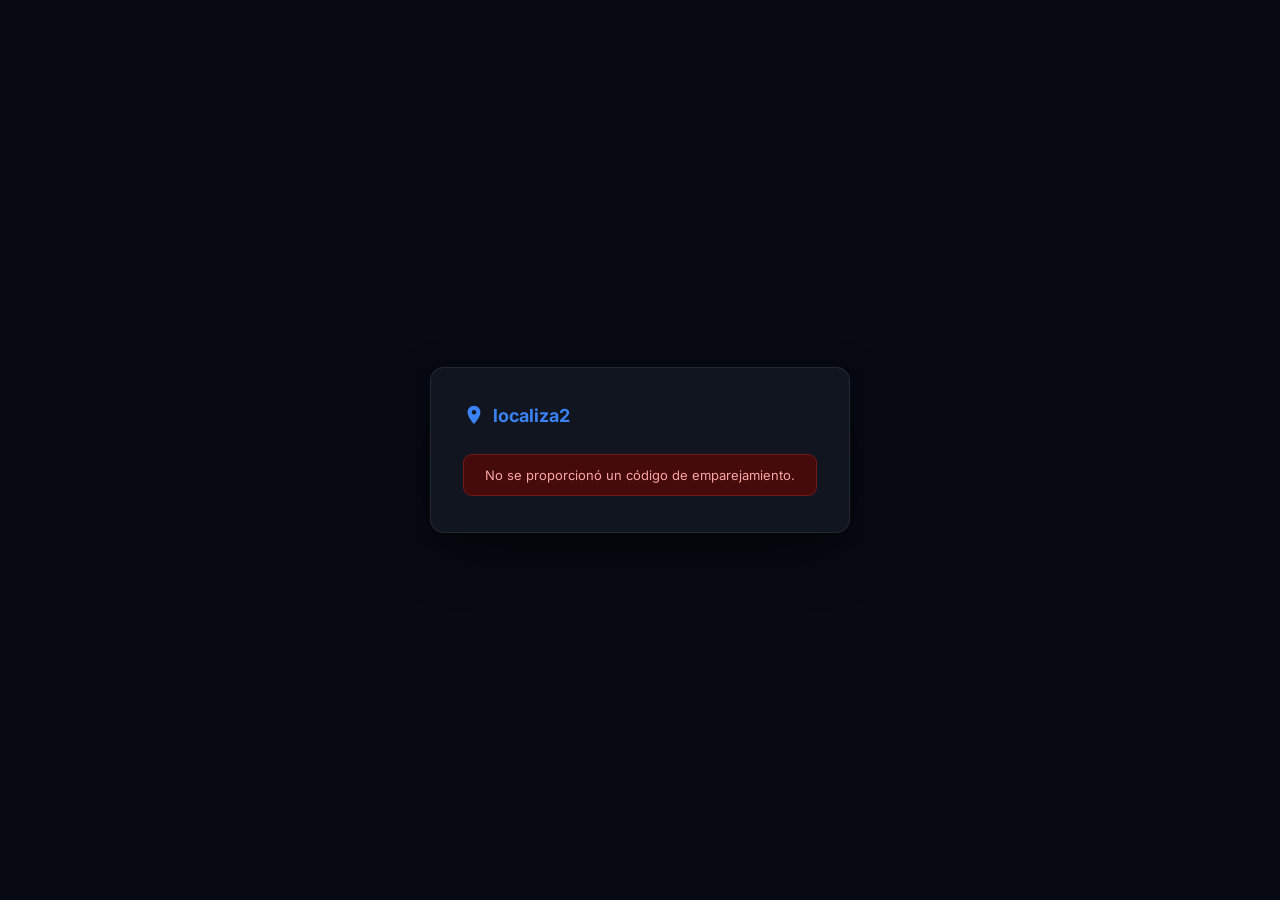
<file: localiza2web/pair.html>
<!DOCTYPE html>
<html lang="es">
<head>
  <meta charset="UTF-8" />
  <meta name="viewport" content="width=device-width, initial-scale=1.0" />
  <title>localiza2 — Emparejamiento</title>
  <link rel="icon" type="image/png" href="/shared/localiza2/icon_512.png" />
  <link rel="stylesheet" href="style.css" />
  <style>
    body { display:flex; align-items:center; justify-content:center; height:100%; }
    .pair-card { background:var(--surface); border:1px solid var(--border); border-radius:var(--radius); padding:36px 32px; max-width:420px; width:100%; box-shadow:var(--shadow); }
    .pair-logo { display:flex; align-items:center; gap:8px; color:var(--accent); font-size:18px; font-weight:700; margin-bottom:28px; }
    .pair-inviter { font-size:22px; font-weight:700; margin-bottom:6px; }
    .pair-subtitle { color:var(--text-muted); font-size:14px; margin-bottom:28px; }
    .pair-actions { display:flex; gap:10px; }
    .btn-accept { flex:1; background:var(--accent); color:#fff; border:none; border-radius:var(--radius-sm); padding:11px; font-size:14px; font-weight:600; cursor:pointer; transition:background .15s; }
    .btn-accept:hover { background:var(--accent-dark); }
    .btn-accept:disabled { opacity:.6; cursor:not-allowed; }
    .btn-decline { flex:1; background:transparent; color:var(--text-muted); border:1px solid var(--border); border-radius:var(--radius-sm); padding:11px; font-size:14px; cursor:pointer; transition:color .15s, border-color .15s; }
    .btn-decline:hover { color:var(--danger); border-color:var(--danger); }
    .status-msg { margin-top:20px; padding:12px; border-radius:var(--radius-sm); font-size:13px; text-align:center; }
    .status-msg.ok    { background:#14532d; color:#86efac; }
    .status-msg.err   { background:#450a0a; color:#fca5a5; }
    .status-msg.info  { background:var(--surface-2); color:var(--text-muted); }
    .spinner { display:inline-block; animation:spin .7s linear infinite; }
    .divider { border:none; border-top:1px solid var(--border); margin:24px 0; }
    .auth-links { margin-top:20px; text-align:center; font-size:12px; color:var(--text-muted); line-height:2; }
    .auth-link { color:var(--text-muted); text-decoration:none; }
    .auth-link:hover { color:var(--accent); }
    .auth-link.active { color:var(--text); font-weight:600; cursor:default; }
    .btn-accept { width:100%; background:var(--accent); color:#fff; border:none; border-radius:var(--radius-sm); padding:11px; font-size:14px; font-weight:600; cursor:pointer; transition:background .15s; margin-top:4px; }
  </style>
</head>
<body>
  <div class="pair-card" id="card">
    <div class="pair-logo">
      <svg xmlns="http://www.w3.org/2000/svg" viewBox="0 0 24 24" fill="currentColor" width="22" height="22">
        <path d="M12 2C8.13 2 5 5.13 5 9c0 5.25 7 13 7 13s7-7.75 7-13c0-3.87-3.13-7-7-7zm0 9.5c-1.38 0-2.5-1.12-2.5-2.5s1.12-2.5 2.5-2.5 2.5 1.12 2.5 2.5-1.12 2.5-2.5 2.5z"/>
      </svg>
      localiza2
    </div>
    <div id="loading" class="status-msg info"><span class="spinner">⟳</span> Cargando…</div>
    <div id="content" class="hidden"></div>
  </div>

  <script src="pair.js?v=20260608"></script>
</body>
</html>
</file>
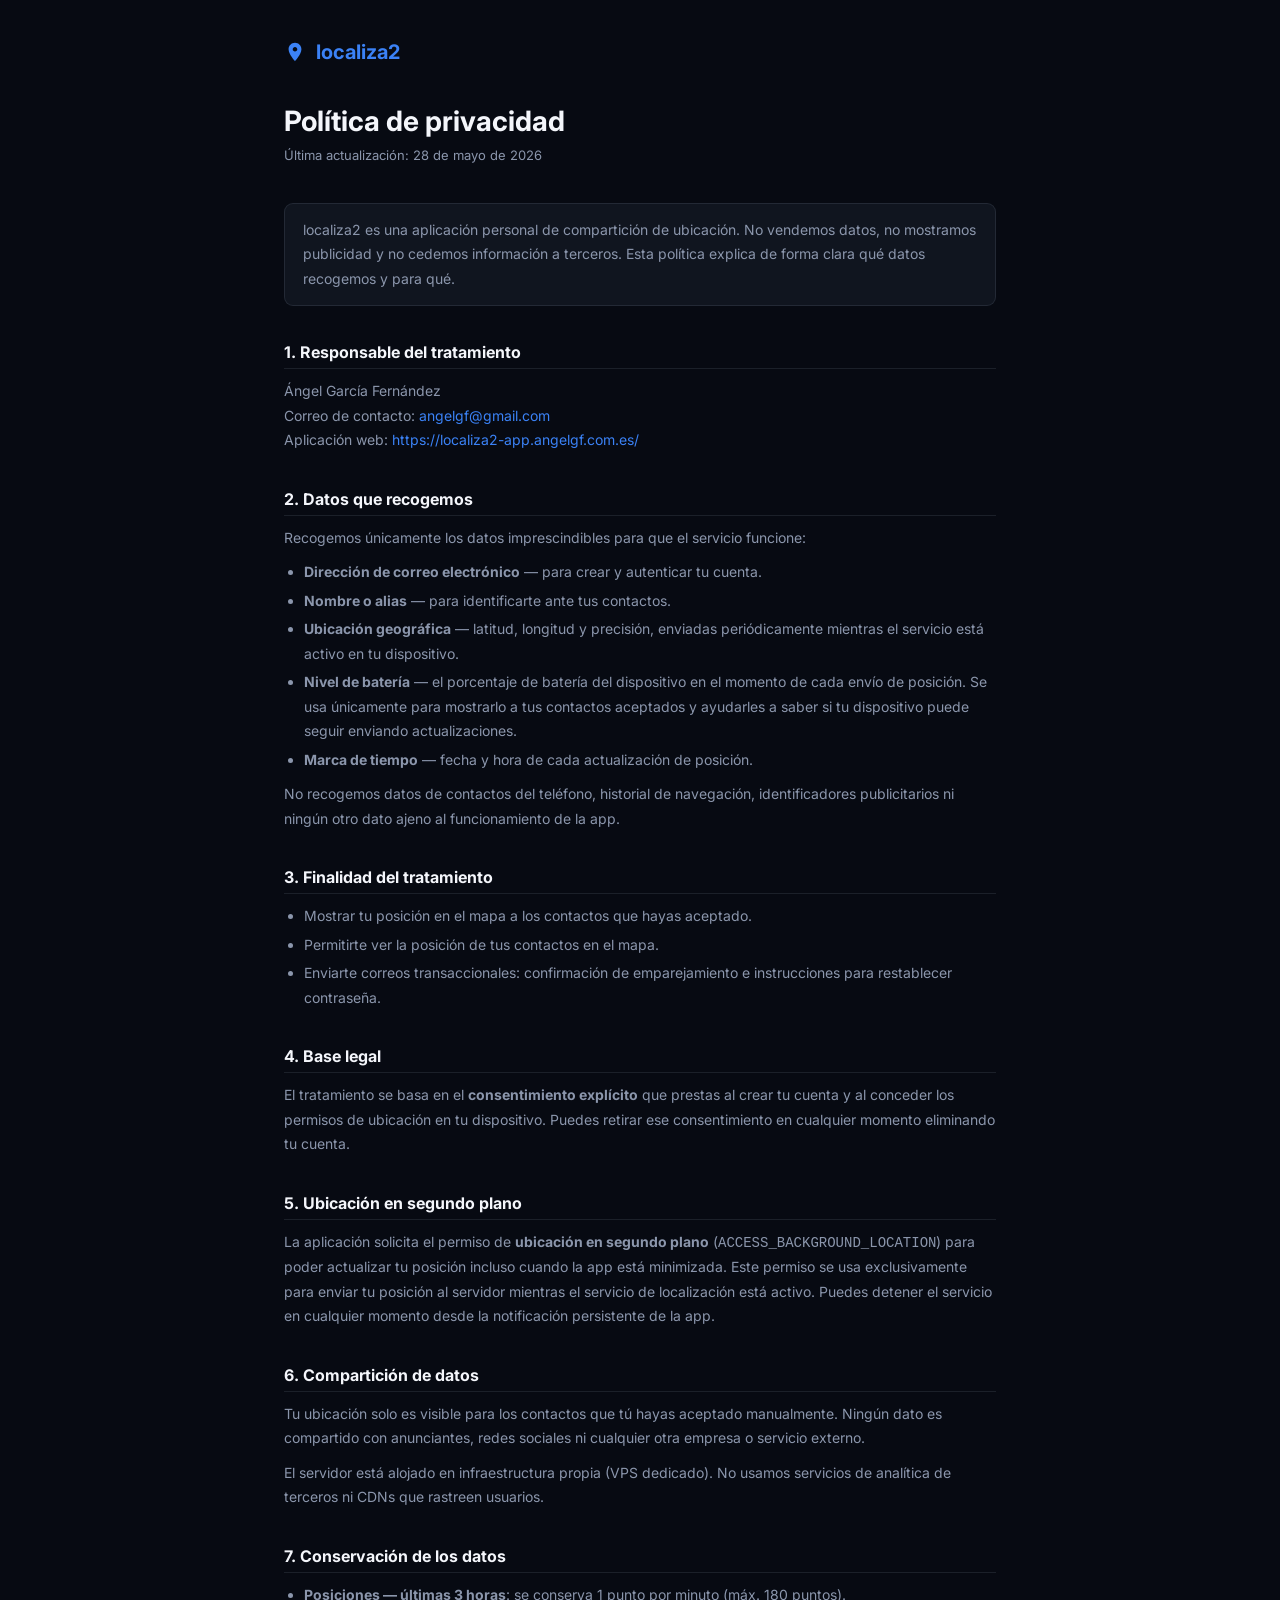
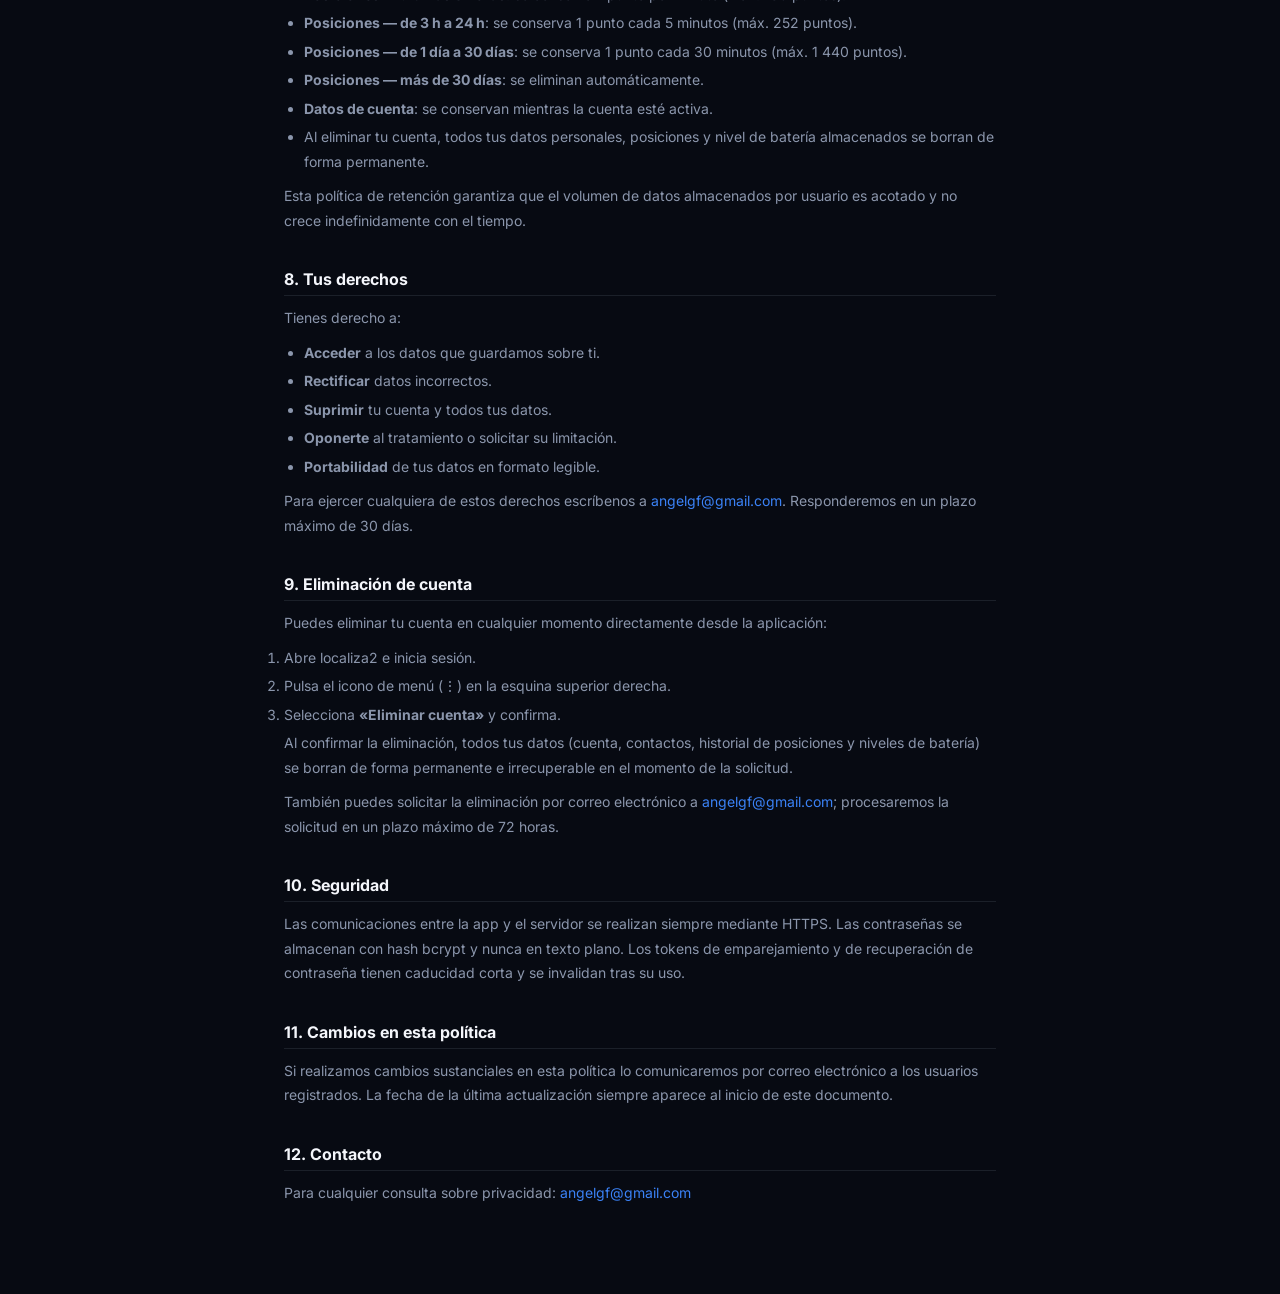
<file: localiza2web/privacy.html>
<!DOCTYPE html>
<html lang="es">
<head>
  <meta charset="UTF-8" />
  <meta name="viewport" content="width=device-width, initial-scale=1.0" />
  <title>Política de privacidad — localiza2</title>
  <link rel="icon" type="image/png" href="/shared/localiza2/icon_512.png" />
  <link rel="stylesheet" href="style.css" />
  <style>
    html, body {
      height: auto;
      overflow: auto;
    }
    body {
      max-width: 760px;
      margin: 0 auto;
      padding: 40px 24px 80px;
    }
    .priv-header {
      display: flex;
      align-items: center;
      gap: 10px;
      color: var(--accent);
      font-size: 20px;
      font-weight: 700;
      margin-bottom: 40px;
      text-decoration: none;
    }
    .priv-header svg { flex-shrink: 0; }
    h1 {
      font-size: 28px;
      font-weight: 700;
      color: var(--text);
      margin: 0 0 6px;
    }
    .updated {
      font-size: 13px;
      color: var(--text-muted);
      margin-bottom: 36px;
    }
    h2 {
      font-size: 16px;
      font-weight: 700;
      color: var(--text);
      margin: 36px 0 10px;
      padding-bottom: 6px;
      border-bottom: 1px solid var(--border);
    }
    p, li {
      font-size: 14px;
      line-height: 1.75;
      color: var(--text-muted);
      margin: 0 0 10px;
    }
    ul {
      padding-left: 20px;
      margin: 0 0 10px;
    }
    li { margin-bottom: 4px; }
    a { color: var(--accent); text-decoration: none; }
    a:hover { text-decoration: underline; }
    .highlight {
      background: var(--surface);
      border: 1px solid var(--border);
      border-radius: var(--radius-sm);
      padding: 14px 18px;
      margin: 16px 0;
    }
    .highlight p { margin: 0; }
  </style>
</head>
<body>

  <a href="index.html" class="priv-header">
    <svg xmlns="http://www.w3.org/2000/svg" viewBox="0 0 24 24" fill="currentColor" width="22" height="22">
      <path d="M12 2C8.13 2 5 5.13 5 9c0 5.25 7 13 7 13s7-7.75 7-13c0-3.87-3.13-7-7-7zm0 9.5c-1.38 0-2.5-1.12-2.5-2.5s1.12-2.5 2.5-2.5 2.5 1.12 2.5 2.5-1.12 2.5-2.5 2.5z"/>
    </svg>
    localiza2
  </a>

  <h1>Política de privacidad</h1>
  <p class="updated">Última actualización: 28 de mayo de 2026</p>

  <div class="highlight">
    <p>localiza2 es una aplicación personal de compartición de ubicación. No vendemos datos, no mostramos publicidad y no cedemos información a terceros. Esta política explica de forma clara qué datos recogemos y para qué.</p>
  </div>

  <h2>1. Responsable del tratamiento</h2>
  <p>
    Ángel García Fernández<br>
    Correo de contacto: <a href="mailto:angelgf@gmail.com">angelgf@gmail.com</a><br>
    Aplicación web: <a href="https://localiza2-app.angelgf.com.es/">https://localiza2-app.angelgf.com.es/</a>
  </p>

  <h2>2. Datos que recogemos</h2>
  <p>Recogemos únicamente los datos imprescindibles para que el servicio funcione:</p>
  <ul>
    <li><strong>Dirección de correo electrónico</strong> — para crear y autenticar tu cuenta.</li>
    <li><strong>Nombre o alias</strong> — para identificarte ante tus contactos.</li>
    <li><strong>Ubicación geográfica</strong> — latitud, longitud y precisión, enviadas periódicamente mientras el servicio está activo en tu dispositivo.</li>
    <li><strong>Nivel de batería</strong> — el porcentaje de batería del dispositivo en el momento de cada envío de posición. Se usa únicamente para mostrarlo a tus contactos aceptados y ayudarles a saber si tu dispositivo puede seguir enviando actualizaciones.</li>
    <li><strong>Marca de tiempo</strong> — fecha y hora de cada actualización de posición.</li>
  </ul>
  <p>No recogemos datos de contactos del teléfono, historial de navegación, identificadores publicitarios ni ningún otro dato ajeno al funcionamiento de la app.</p>

  <h2>3. Finalidad del tratamiento</h2>
  <ul>
    <li>Mostrar tu posición en el mapa a los contactos que hayas aceptado.</li>
    <li>Permitirte ver la posición de tus contactos en el mapa.</li>
    <li>Enviarte correos transaccionales: confirmación de emparejamiento e instrucciones para restablecer contraseña.</li>
  </ul>

  <h2>4. Base legal</h2>
  <p>El tratamiento se basa en el <strong>consentimiento explícito</strong> que prestas al crear tu cuenta y al conceder los permisos de ubicación en tu dispositivo. Puedes retirar ese consentimiento en cualquier momento eliminando tu cuenta.</p>

  <h2>5. Ubicación en segundo plano</h2>
  <p>La aplicación solicita el permiso de <strong>ubicación en segundo plano</strong> (<code>ACCESS_BACKGROUND_LOCATION</code>) para poder actualizar tu posición incluso cuando la app está minimizada. Este permiso se usa exclusivamente para enviar tu posición al servidor mientras el servicio de localización está activo. Puedes detener el servicio en cualquier momento desde la notificación persistente de la app.</p>

  <h2>6. Compartición de datos</h2>
  <p>Tu ubicación solo es visible para los contactos que tú hayas aceptado manualmente. Ningún dato es compartido con anunciantes, redes sociales ni cualquier otra empresa o servicio externo.</p>
  <p>El servidor está alojado en infraestructura propia (VPS dedicado). No usamos servicios de analítica de terceros ni CDNs que rastreen usuarios.</p>

  <h2>7. Conservación de los datos</h2>
  <ul>
    <li><strong>Posiciones — últimas 3 horas</strong>: se conserva 1 punto por minuto (máx. 180 puntos).</li>
    <li><strong>Posiciones — de 3 h a 24 h</strong>: se conserva 1 punto cada 5 minutos (máx. 252 puntos).</li>
    <li><strong>Posiciones — de 1 día a 30 días</strong>: se conserva 1 punto cada 30 minutos (máx. 1 440 puntos).</li>
    <li><strong>Posiciones — más de 30 días</strong>: se eliminan automáticamente.</li>
    <li><strong>Datos de cuenta</strong>: se conservan mientras la cuenta esté activa.</li>
    <li>Al eliminar tu cuenta, todos tus datos personales, posiciones y nivel de batería almacenados se borran de forma permanente.</li>
  </ul>
  <p>Esta política de retención garantiza que el volumen de datos almacenados por usuario es acotado y no crece indefinidamente con el tiempo.</p>

  <h2>8. Tus derechos</h2>
  <p>Tienes derecho a:</p>
  <ul>
    <li><strong>Acceder</strong> a los datos que guardamos sobre ti.</li>
    <li><strong>Rectificar</strong> datos incorrectos.</li>
    <li><strong>Suprimir</strong> tu cuenta y todos tus datos.</li>
    <li><strong>Oponerte</strong> al tratamiento o solicitar su limitación.</li>
    <li><strong>Portabilidad</strong> de tus datos en formato legible.</li>
  </ul>
  <p>Para ejercer cualquiera de estos derechos escríbenos a <a href="mailto:angelgf@gmail.com">angelgf@gmail.com</a>. Responderemos en un plazo máximo de 30 días.</p>

  <h2 id="eliminacion-de-cuenta">9. Eliminación de cuenta</h2>
  <p>Puedes eliminar tu cuenta en cualquier momento directamente desde la aplicación:</p>
  <ol>
    <li>Abre localiza2 e inicia sesión.</li>
    <li>Pulsa el icono de menú (⋮) en la esquina superior derecha.</li>
    <li>Selecciona <strong>«Eliminar cuenta»</strong> y confirma.</li>
  </ol>
  <p>Al confirmar la eliminación, todos tus datos (cuenta, contactos, historial de posiciones y niveles de batería) se borran de forma permanente e irrecuperable en el momento de la solicitud.</p>
  <p>También puedes solicitar la eliminación por correo electrónico a <a href="mailto:angelgf@gmail.com">angelgf@gmail.com</a>; procesaremos la solicitud en un plazo máximo de 72 horas.</p>

  <h2>10. Seguridad</h2>
  <p>Las comunicaciones entre la app y el servidor se realizan siempre mediante HTTPS. Las contraseñas se almacenan con hash bcrypt y nunca en texto plano. Los tokens de emparejamiento y de recuperación de contraseña tienen caducidad corta y se invalidan tras su uso.</p>

  <h2>11. Cambios en esta política</h2>
  <p>Si realizamos cambios sustanciales en esta política lo comunicaremos por correo electrónico a los usuarios registrados. La fecha de la última actualización siempre aparece al inicio de este documento.</p>

  <h2>12. Contacto</h2>
  <p>Para cualquier consulta sobre privacidad: <a href="mailto:angelgf@gmail.com">angelgf@gmail.com</a></p>

</body>
</html>
</file>
<file: localiza2web/style.css>
/* ── Fuente ──────────────────────────────────────────────────────────────── */
@import url('https://fonts.googleapis.com/css2?family=Inter:wght@400;500;600;700;800&display=swap');

/* ── Reset y variables ───────────────────────────────────────────────────── */
*, *::before, *::after { box-sizing: border-box; margin: 0; padding: 0; }

:root {
  --bg:            #070a12;
  --bg-soft:       #0c1120;
  --surface:       #10151f;
  --surface-2:     #1a2231;
  --surface-3:     #2b3650;
  --accent:        #3b82f6;
  --accent-light:  #60a5fa;
  --accent-dark:   #2563eb;
  --accent-glow:   rgba(59, 130, 246, .35);
  --success:       #22c55e;
  --warning:       #f59e0b;
  --danger:        #ef4444;
  --text:          #f4f6fb;
  --text-muted:    #8b96ac;
  --border:        rgba(148, 163, 184, .14);
  --border-strong: rgba(148, 163, 184, .24);
  --radius:        14px;
  --radius-sm:     9px;
  --shadow-sm:     0 2px 10px rgba(0, 0, 0, .35);
  --shadow:        0 24px 60px -16px rgba(0, 0, 0, .6), 0 8px 20px -8px rgba(0, 0, 0, .4);
  --navbar-h:      56px;
}

html, body {
  height: 100%;
  overflow: hidden;
  font-family: 'Inter', -apple-system, BlinkMacSystemFont, 'Segoe UI', Roboto, sans-serif;
  background: var(--bg);
  color: var(--text);
  font-size: 14px;
  -webkit-font-smoothing: antialiased;
}

/* ── Utilidades ──────────────────────────────────────────────────────────── */
.hidden { display: none !important; }

/* ── Login ───────────────────────────────────────────────────────────────── */
#login-screen {
  height: 100%;
  display: flex;
  align-items: center;
  justify-content: center;
  position: relative;
  background: var(--bg);
  overflow: hidden;
}

#login-screen::before {
  content: '';
  position: absolute; inset: 0;
  background:
    radial-gradient(ellipse 900px 600px at 18% -10%, rgba(59,130,246,.22) 0%, transparent 60%),
    radial-gradient(ellipse 700px 500px at 100% 100%, rgba(99,102,241,.12) 0%, transparent 55%),
    radial-gradient(ellipse 500px 400px at 0% 100%, rgba(34,197,94,.06) 0%, transparent 55%);
  pointer-events: none;
}

.login-card {
  position: relative;
  background: linear-gradient(180deg, var(--surface) 0%, var(--bg-soft) 100%);
  border: 1px solid var(--border);
  border-radius: var(--radius);
  padding: 44px 38px;
  width: 100%;
  max-width: 380px;
  box-shadow: var(--shadow);
  animation: cardIn .5s cubic-bezier(.16,1,.3,1);
}

.login-logo {
  display: flex;
  align-items: center;
  gap: 11px;
  color: var(--accent-light);
  margin-bottom: 34px;
}

.login-logo svg { filter: drop-shadow(0 0 14px var(--accent-glow)); }

.login-logo h1 {
  font-size: 23px;
  font-weight: 800;
  letter-spacing: -.5px;
  background: linear-gradient(135deg, var(--text) 20%, var(--accent-light) 120%);
  -webkit-background-clip: text;
  background-clip: text;
  color: transparent;
}

.field {
  margin-bottom: 17px;
}

.field label {
  display: block;
  font-size: 11px;
  font-weight: 700;
  color: var(--text-muted);
  text-transform: uppercase;
  letter-spacing: .6px;
  margin-bottom: 7px;
}

.field input {
  width: 100%;
  background: rgba(0, 0, 0, .22);
  border: 1px solid var(--border);
  border-radius: var(--radius-sm);
  padding: 11px 13px;
  color: var(--text);
  font-family: inherit;
  font-size: 14px;
  outline: none;
  transition: border-color .15s, box-shadow .15s, background .15s;
}

.field input::placeholder { color: var(--surface-3); }

.field input:focus {
  border-color: var(--accent);
  background: rgba(0, 0, 0, .35);
  box-shadow: 0 0 0 3px var(--accent-glow);
}

.btn-primary {
  display: flex;
  align-items: center;
  justify-content: center;
  gap: 8px;
  width: 100%;
  background: linear-gradient(135deg, var(--accent) 0%, var(--accent-dark) 100%);
  color: #fff;
  border: none;
  border-radius: var(--radius-sm);
  padding: 12px;
  font-family: inherit;
  font-size: 14px;
  font-weight: 700;
  cursor: pointer;
  margin-top: 10px;
  box-shadow: 0 8px 20px -6px var(--accent-glow);
  transition: background .15s, transform .15s, box-shadow .15s;
}

.btn-primary:hover:not(:disabled) {
  background: linear-gradient(135deg, var(--accent-light) 0%, var(--accent) 100%);
  transform: translateY(-1px);
  box-shadow: 0 12px 26px -6px var(--accent-glow);
}
.btn-primary:active:not(:disabled) { transform: translateY(0); }
.btn-primary:disabled { opacity: .55; cursor: not-allowed; box-shadow: none; }

.btn-spinner { display: inline-block; animation: spin .7s linear infinite; }

.error-msg {
  margin-top: 13px;
  color: var(--danger);
  font-size: 13px;
  text-align: center;
}

.error-msg.ok { color: var(--success); }

.auth-switch {
  margin-top: 18px;
  display: flex;
  gap: 8px;
  justify-content: center;
  font-size: 12px;
  color: var(--text-muted);
}

.auth-switch a { color: var(--text-muted); text-decoration: none; transition: color .15s; }
.auth-switch a:hover { color: var(--accent-light); }

.store-links {
  margin-top: 22px;
  padding-top: 18px;
  border-top: 1px solid var(--border);
  display: flex;
  justify-content: center;
}

.store-badge {
  display: inline-flex;
  align-items: center;
  gap: 7px;
  padding: 8px 16px;
  border: 1px solid var(--border);
  border-radius: var(--radius-sm);
  color: var(--text-muted);
  text-decoration: none;
  font-size: 12px;
  font-weight: 600;
  transition: color .15s, border-color .15s, background .15s;
}
.store-badge:hover { color: var(--accent-light); border-color: var(--accent); background: rgba(59,130,246,.08); }

/* ── Navbar ──────────────────────────────────────────────────────────────── */
.navbar {
  height: var(--navbar-h);
  background: var(--surface);
  border-bottom: 1px solid var(--border);
  display: flex;
  align-items: center;
  padding: 0 18px;
  gap: 12px;
  position: relative;
  z-index: 1000;
  box-shadow: 0 1px 0 rgba(0,0,0,.4);
}

.nav-brand {
  display: flex;
  align-items: center;
  gap: 7px;
  font-weight: 800;
  font-size: 15px;
  letter-spacing: -.2px;
  color: var(--accent-light);
  flex-shrink: 0;
}

.nav-center {
  flex: 1;
  display: flex;
  align-items: center;
  gap: 10px;
  padding: 0 12px;
  overflow: hidden;
}

#nav-username {
  font-size: 13px;
  font-weight: 500;
  color: var(--text-muted);
  white-space: nowrap;
  overflow: hidden;
  text-overflow: ellipsis;
}

.geo-badge {
  font-size: 11px;
  font-weight: 600;
  padding: 3px 9px;
  border-radius: 20px;
  background: var(--surface-2);
  flex-shrink: 0;
}

.geo-badge.ok    { background: rgba(34,197,94,.14);  color: #6ee7a0; }
.geo-badge.warn  { background: rgba(245,158,11,.14); color: #fcd34d; }
.geo-badge.error { background: rgba(239,68,68,.14);  color: #fca5a5; }

.nav-actions {
  display: flex;
  align-items: center;
  gap: 6px;
  flex-shrink: 0;
}

.icon-btn {
  background: transparent;
  border: 1px solid var(--border);
  border-radius: var(--radius-sm);
  color: var(--text-muted);
  padding: 6px;
  cursor: pointer;
  display: flex;
  align-items: center;
  transition: color .15s, border-color .15s, background .15s, transform .1s;
}

.icon-btn:hover {
  color: var(--text);
  border-color: var(--border-strong);
  background: var(--surface-2);
}
.icon-btn:active { transform: scale(.94); }

.icon-btn.spinning svg { animation: spin .7s linear infinite; }

.btn-outline {
  background: transparent;
  border: 1px solid var(--border);
  border-radius: var(--radius-sm);
  color: var(--text-muted);
  padding: 6px 13px;
  font-family: inherit;
  font-size: 13px;
  font-weight: 600;
  cursor: pointer;
  transition: color .15s, border-color .15s, background .15s;
}

.btn-outline:hover { color: var(--danger); border-color: var(--danger); background: rgba(239,68,68,.08); }

/* ── Layout principal ────────────────────────────────────────────────────── */
.layout {
  display: flex;
  height: calc(100vh - var(--navbar-h));
}

/* ── Sidebar ─────────────────────────────────────────────────────────────── */
.sidebar {
  width: 268px;
  flex-shrink: 0;
  background: var(--surface);
  border-right: 1px solid var(--border);
  display: flex;
  flex-direction: column;
  overflow: hidden;
}

.sidebar-header {
  display: flex;
  align-items: center;
  justify-content: space-between;
  padding: 15px 16px 11px;
  font-size: 11px;
  font-weight: 800;
  text-transform: uppercase;
  letter-spacing: .8px;
  color: var(--text-muted);
  border-bottom: 1px solid var(--border);
  flex-shrink: 0;
}

.badge {
  background: linear-gradient(135deg, var(--accent) 0%, var(--accent-dark) 100%);
  color: #fff;
  border-radius: 20px;
  font-size: 11px;
  font-weight: 700;
  padding: 2px 8px;
  min-width: 22px;
  text-align: center;
  box-shadow: 0 2px 8px -2px var(--accent-glow);
}

.refresh-indicator {
  font-size: 11px;
  font-weight: 500;
  color: var(--accent-light);
  padding: 7px 16px;
  display: flex;
  align-items: center;
  gap: 6px;
  background: rgba(59,130,246,.06);
  border-bottom: 1px solid var(--border);
  flex-shrink: 0;
}

.spinner-small { display: inline-block; animation: spin .7s linear infinite; }

.contact-list {
  flex: 1;
  overflow-y: auto;
  list-style: none;
  padding: 8px;
}

.contact-list::-webkit-scrollbar { width: 5px; }
.contact-list::-webkit-scrollbar-track { background: transparent; }
.contact-list::-webkit-scrollbar-thumb { background: var(--surface-3); border-radius: 3px; }

.contact-separator {
  padding: 12px 8px 5px;
  font-size: 10.5px;
  font-weight: 800;
  text-transform: uppercase;
  letter-spacing: .6px;
  color: var(--surface-3);
}

.contact-empty {
  padding: 28px 16px;
  color: var(--text-muted);
  font-size: 13px;
  text-align: center;
  line-height: 1.6;
}

.contact-item {
  display: flex;
  align-items: center;
  gap: 11px;
  padding: 10px 12px;
  cursor: pointer;
  border-radius: var(--radius-sm);
  margin-bottom: 2px;
  border: 1px solid transparent;
  transition: background .15s, border-color .15s;
}

.contact-item:hover    { background: var(--surface-2); }
.contact-item.selected {
  background: linear-gradient(135deg, rgba(59,130,246,.16) 0%, rgba(59,130,246,.06) 100%);
  border-color: rgba(59,130,246,.35);
}

.contact-avatar {
  width: 38px;
  height: 38px;
  border-radius: 50%;
  display: flex;
  align-items: center;
  justify-content: center;
  font-weight: 700;
  font-size: 14px;
  color: #fff;
  flex-shrink: 0;
  text-transform: uppercase;
  box-shadow: 0 2px 8px rgba(0,0,0,.35), inset 0 0 0 1px rgba(255,255,255,.08);
}

.contact-avatar img {
  width: 100%;
  height: 100%;
  object-fit: cover;
  border-radius: 50%;
}

.contact-info {
  flex: 1;
  overflow: hidden;
}

.contact-name {
  font-size: 13px;
  font-weight: 600;
  white-space: nowrap;
  overflow: hidden;
  text-overflow: ellipsis;
}

.contact-meta {
  font-size: 11px;
  color: var(--text-muted);
  margin-top: 2px;
  white-space: nowrap;
  overflow: hidden;
  text-overflow: ellipsis;
}

.contact-dot {
  width: 8px;
  height: 8px;
  border-radius: 50%;
  flex-shrink: 0;
}

.contact-dot.online  { background: var(--success); box-shadow: 0 0 0 3px rgba(34,197,94,.22); animation: dotGlow 2.2s ease-in-out infinite; }
.contact-dot.recent  { background: var(--warning); box-shadow: 0 0 0 3px rgba(245,158,11,.18); }
.contact-dot.offline { background: var(--surface-3); }

.contact-actions {
  display: flex;
  gap: 2px;
  flex-shrink: 0;
  opacity: 0;
  transition: opacity .15s;
  margin-left: 4px;
}
.contact-item:hover .contact-actions { opacity: 1; }

.contact-action-btn {
  width: 25px;
  height: 25px;
  border: none;
  background: none;
  color: var(--text-muted);
  cursor: pointer;
  border-radius: var(--radius-sm);
  display: flex;
  align-items: center;
  justify-content: center;
  font-size: 13px;
  transition: background .12s, color .12s;
  padding: 0;
}
.contact-action-btn:hover { background: var(--surface-3); color: var(--text); }
.contact-action-btn.danger:hover { color: var(--danger); background: rgba(239,68,68,.12); }

.sidebar-footer {
  padding: 10px 14px;
  font-size: 10.5px;
  color: var(--surface-3);
  border-top: 1px solid var(--border);
  flex-shrink: 0;
  text-align: center;
}

/* ── Mapa ────────────────────────────────────────────────────────────────── */
#map {
  flex: 1;
  min-width: 0;
  background: #0c1526;
}

/* ── Markers Leaflet ─────────────────────────────────────────────────────── */
.user-marker-wrap {
  position: relative;
  width: 20px;
  height: 20px;
}

.user-dot {
  position: absolute;
  inset: 0;
  background: var(--accent);
  border-radius: 50%;
  border: 2.5px solid #fff;
  box-shadow: 0 0 0 3px rgba(59,130,246,.45), 0 4px 10px rgba(0,0,0,.4);
  z-index: 2;
}

.user-pulse {
  position: absolute;
  inset: -6px;
  background: rgba(59, 130, 246, .35);
  border-radius: 50%;
  animation: pulse 2s ease-out infinite;
  z-index: 1;
}

.contact-marker-wrap {
  display: flex;
  align-items: center;
  justify-content: center;
  width: 32px;
  height: 32px;
  border-radius: 50%;
  border: 2.5px solid rgba(255,255,255,.85);
  font-size: 13px;
  font-weight: 700;
  color: #fff;
  box-shadow: 0 4px 14px rgba(0,0,0,.45);
  cursor: pointer;
  text-transform: uppercase;
}

/* ── Popup Leaflet ───────────────────────────────────────────────────────── */
.leaflet-popup-content-wrapper {
  background: var(--surface) !important;
  color: var(--text) !important;
  border: 1px solid var(--border-strong) !important;
  border-radius: var(--radius-sm) !important;
  box-shadow: var(--shadow) !important;
}

.leaflet-popup-tip { background: var(--surface) !important; }

.leaflet-popup-content { margin: 11px 14px !important; }

.popup-name {
  font-weight: 700;
  font-size: 14px;
  margin-bottom: 4px;
}

.popup-time {
  font-size: 11px;
  color: var(--text-muted);
}

.popup-coords {
  font-size: 11px;
  color: var(--surface-3);
  margin-top: 3px;
}

/* ── Toast ───────────────────────────────────────────────────────────────── */
.toast {
  position: fixed;
  bottom: 24px;
  left: 50%;
  transform: translateX(-50%);
  background: rgba(26, 34, 49, .92);
  backdrop-filter: blur(12px);
  color: var(--text);
  padding: 11px 22px;
  border-radius: 20px;
  font-size: 13px;
  font-weight: 500;
  border: 1px solid var(--border-strong);
  box-shadow: var(--shadow);
  z-index: 9999;
  pointer-events: none;
  animation: toastIn .3s cubic-bezier(.16,1,.3,1);
}

.toast.error { background: rgba(69, 10, 10, .92); border-color: rgba(239,68,68,.4); color: #fca5a5; }

/* ── Animaciones ─────────────────────────────────────────────────────────── */
@keyframes spin    { to { transform: rotate(360deg); } }
@keyframes pulse   { 0% { transform: scale(.8); opacity: .8; } 100% { transform: scale(2.2); opacity: 0; } }
@keyframes dotGlow { 0%, 100% { box-shadow: 0 0 0 3px rgba(34,197,94,.22); } 50% { box-shadow: 0 0 0 5px rgba(34,197,94,.1); } }
@keyframes cardIn  { from { opacity: 0; transform: translateY(10px) scale(.98); } to { opacity: 1; transform: none; } }
@keyframes toastIn { from { opacity: 0; transform: translate(-50%, 8px); } to { opacity: 1; transform: translate(-50%, 0); } }
@keyframes modalIn { from { opacity: 0; transform: translateY(14px) scale(.97); } to { opacity: 1; transform: none; } }

/* ── Responsive ──────────────────────────────────────────────────────────── */
@media (max-width: 640px) {
  .layout { flex-direction: column-reverse; }

  .sidebar {
    width: 100%;
    height: 220px;
    border-right: none;
    border-top: 1px solid var(--border);
  }

  .contact-list { display: flex; flex-direction: row; padding: 8px; gap: 8px; overflow-x: auto; overflow-y: hidden; }
  .contact-item { flex-direction: column; text-align: center; min-width: 74px; padding: 9px 6px; gap: 7px; margin: 0; }
  .contact-info { display: none; }
  .contact-dot  { display: none; }
  .sidebar-footer { display: none; }
}

/* ── Modal de emparejamiento ─────────────────────────────────────────────── */
.modal-overlay {
  position: fixed;
  inset: 0;
  background: rgba(4, 6, 12, .72);
  backdrop-filter: blur(4px);
  display: flex;
  align-items: center;
  justify-content: center;
  z-index: 2000;
  padding: 16px;
}

.modal-card {
  background: linear-gradient(180deg, var(--surface) 0%, var(--bg-soft) 100%);
  border: 1px solid var(--border-strong);
  border-radius: var(--radius);
  width: 100%;
  max-width: 380px;
  box-shadow: var(--shadow);
  overflow: hidden;
  animation: modalIn .28s cubic-bezier(.16,1,.3,1);
}

.modal-header {
  display: flex;
  align-items: center;
  justify-content: space-between;
  padding: 15px 18px;
  border-bottom: 1px solid var(--border);
}

.modal-title {
  font-size: 14px;
  font-weight: 700;
}

.modal-tabs {
  display: flex;
  border-bottom: 1px solid var(--border);
  padding: 0 6px;
}

.tab-btn {
  flex: 1;
  background: transparent;
  border: none;
  border-bottom: 2px solid transparent;
  padding: 11px;
  font-family: inherit;
  font-size: 13px;
  font-weight: 600;
  color: var(--text-muted);
  cursor: pointer;
  transition: color .15s, border-color .15s;
}

.tab-btn.active {
  color: var(--accent-light);
  border-bottom-color: var(--accent);
}

.tab-content {
  padding: 22px 18px;
}

.modal-hint {
  font-size: 12px;
  color: var(--text-muted);
  line-height: 1.6;
  margin-bottom: 15px;
}

.qr-box {
  display: flex;
  align-items: center;
  justify-content: center;
  background: rgba(0,0,0,.25);
  border: 1px solid var(--border);
  border-radius: var(--radius-sm);
  padding: 20px;
  min-height: 240px;
}

.qr-box canvas,
.qr-box img { border-radius: 6px; }

.status-msg {
  padding: 11px 14px;
  border-radius: var(--radius-sm);
  font-size: 13px;
  border: 1px solid transparent;
}

.status-msg.ok  { background: rgba(34,197,94,.12);  color: #6ee7a0; border-color: rgba(34,197,94,.25); }
.status-msg.err { background: rgba(239,68,68,.12);  color: #fca5a5; border-color: rgba(239,68,68,.25); }

/* ── Panel de administración ─────────────────────────────────────────────── */
.admin-detail {
  flex: 1;
  min-width: 0;
  display: flex;
  flex-direction: column;
  overflow: hidden;
}

.admin-empty-state {
  flex: 1;
  display: flex;
  align-items: center;
  justify-content: center;
  color: var(--text-muted);
  font-size: 14px;
  padding: 24px;
  text-align: center;
}

.admin-user-panel {
  flex: 1;
  display: flex;
  flex-direction: column;
  overflow: hidden;
}

.admin-detail-header {
  display: flex;
  align-items: center;
  justify-content: space-between;
  padding: 17px 20px;
  border-bottom: 1px solid var(--border);
  flex-shrink: 0;
}

.admin-detail-header h2 {
  font-size: 16px;
  font-weight: 700;
}

.admin-view-tabs {
  width: auto;
  border-bottom: none;
  padding: 0;
}

.admin-view-tabs .tab-btn {
  flex: none;
  padding: 6px 16px;
  border: 1px solid var(--border);
  border-radius: var(--radius-sm);
  margin-left: 6px;
}
.admin-view-tabs .tab-btn.active { background: rgba(59,130,246,.1); border-color: rgba(59,130,246,.35); }

.admin-view {
  flex: 1;
  min-height: 0;
  display: flex;
  flex-direction: column;
  overflow: hidden;
}

.admin-table-wrap {
  flex: 1;
  overflow: auto;
  padding: 0 20px;
}

.admin-table {
  width: 100%;
  border-collapse: collapse;
  font-size: 13px;
}

.admin-table th {
  position: sticky;
  top: 0;
  background: var(--surface);
  text-align: left;
  padding: 11px 12px;
  font-size: 11px;
  font-weight: 800;
  text-transform: uppercase;
  letter-spacing: .5px;
  color: var(--text-muted);
  border-bottom: 1px solid var(--border);
}

.admin-table td {
  padding: 10px 12px;
  border-bottom: 1px solid var(--border);
  white-space: nowrap;
}

.admin-table tr:hover td { background: var(--surface-2); }

.admin-load-more {
  margin: 14px 20px;
}

#admin-map {
  flex: 1;
  min-height: 0;
  background: #0c1526;
}
</file>
